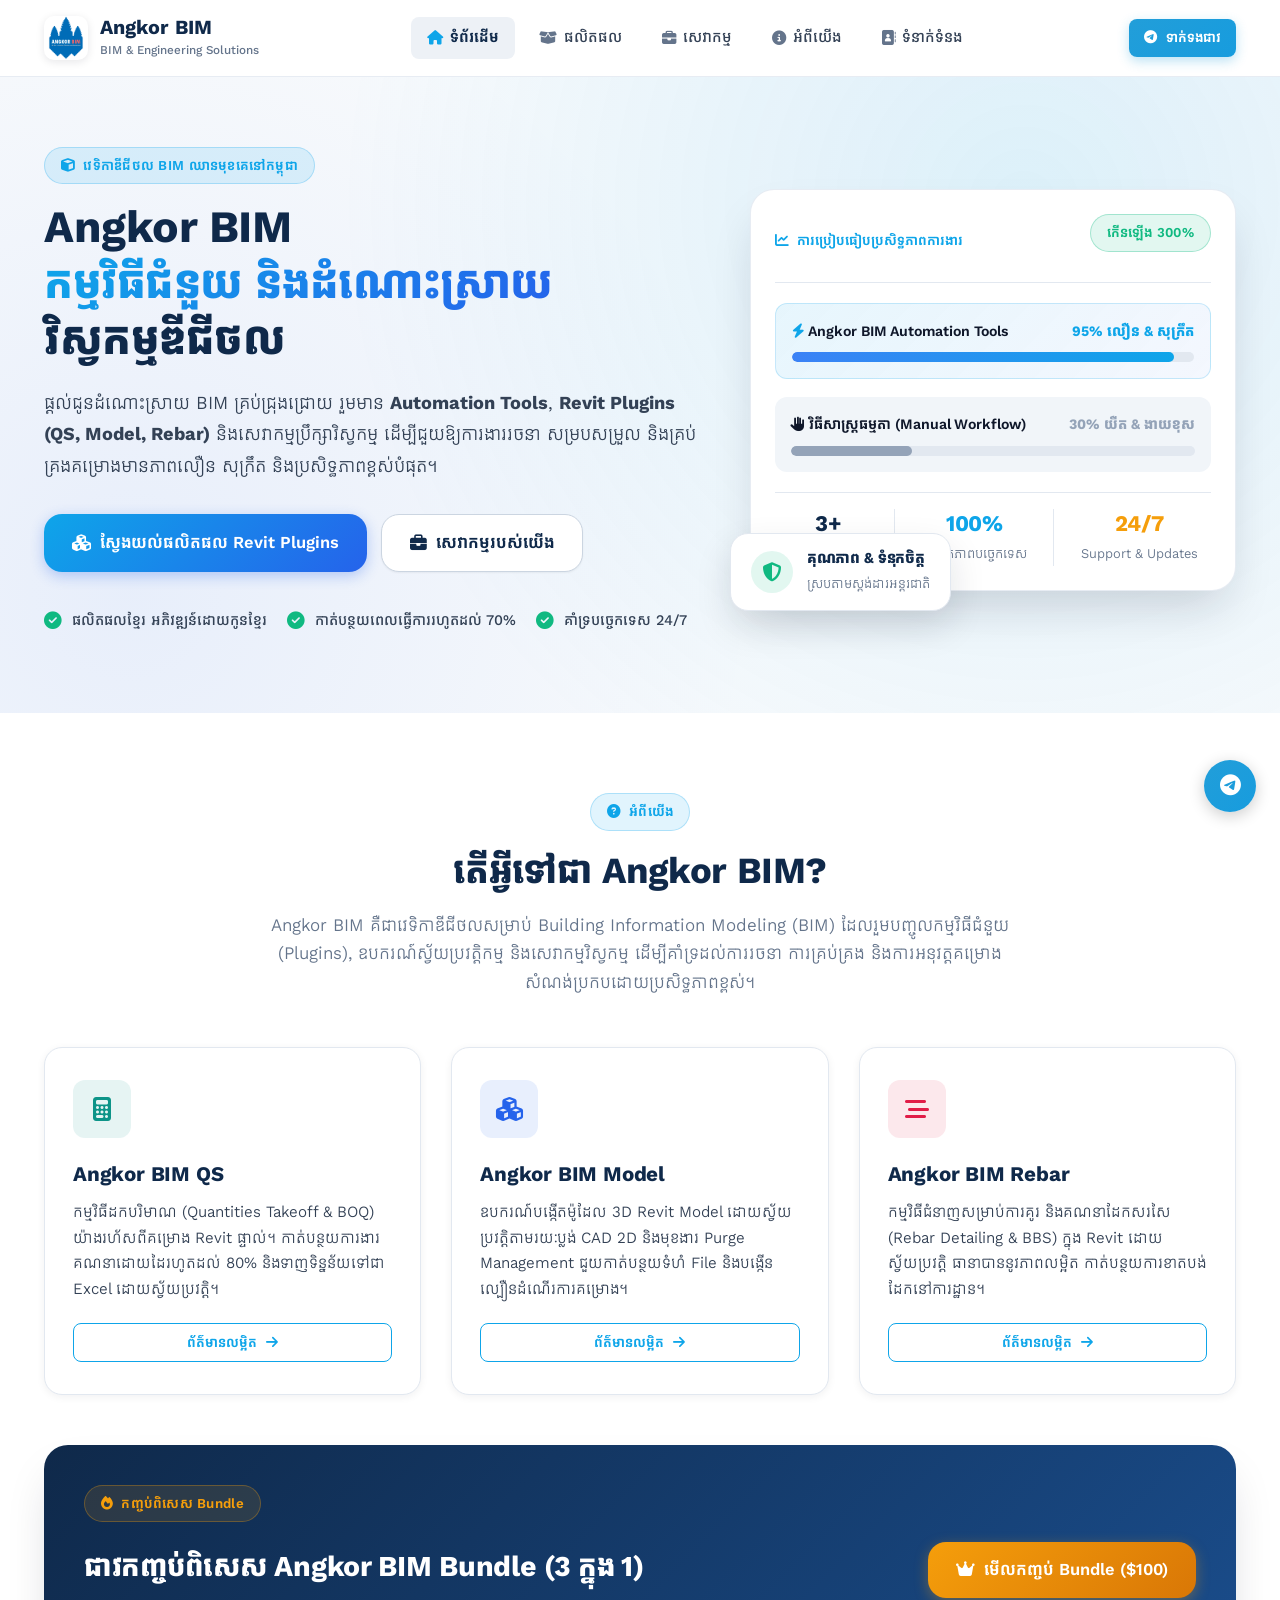
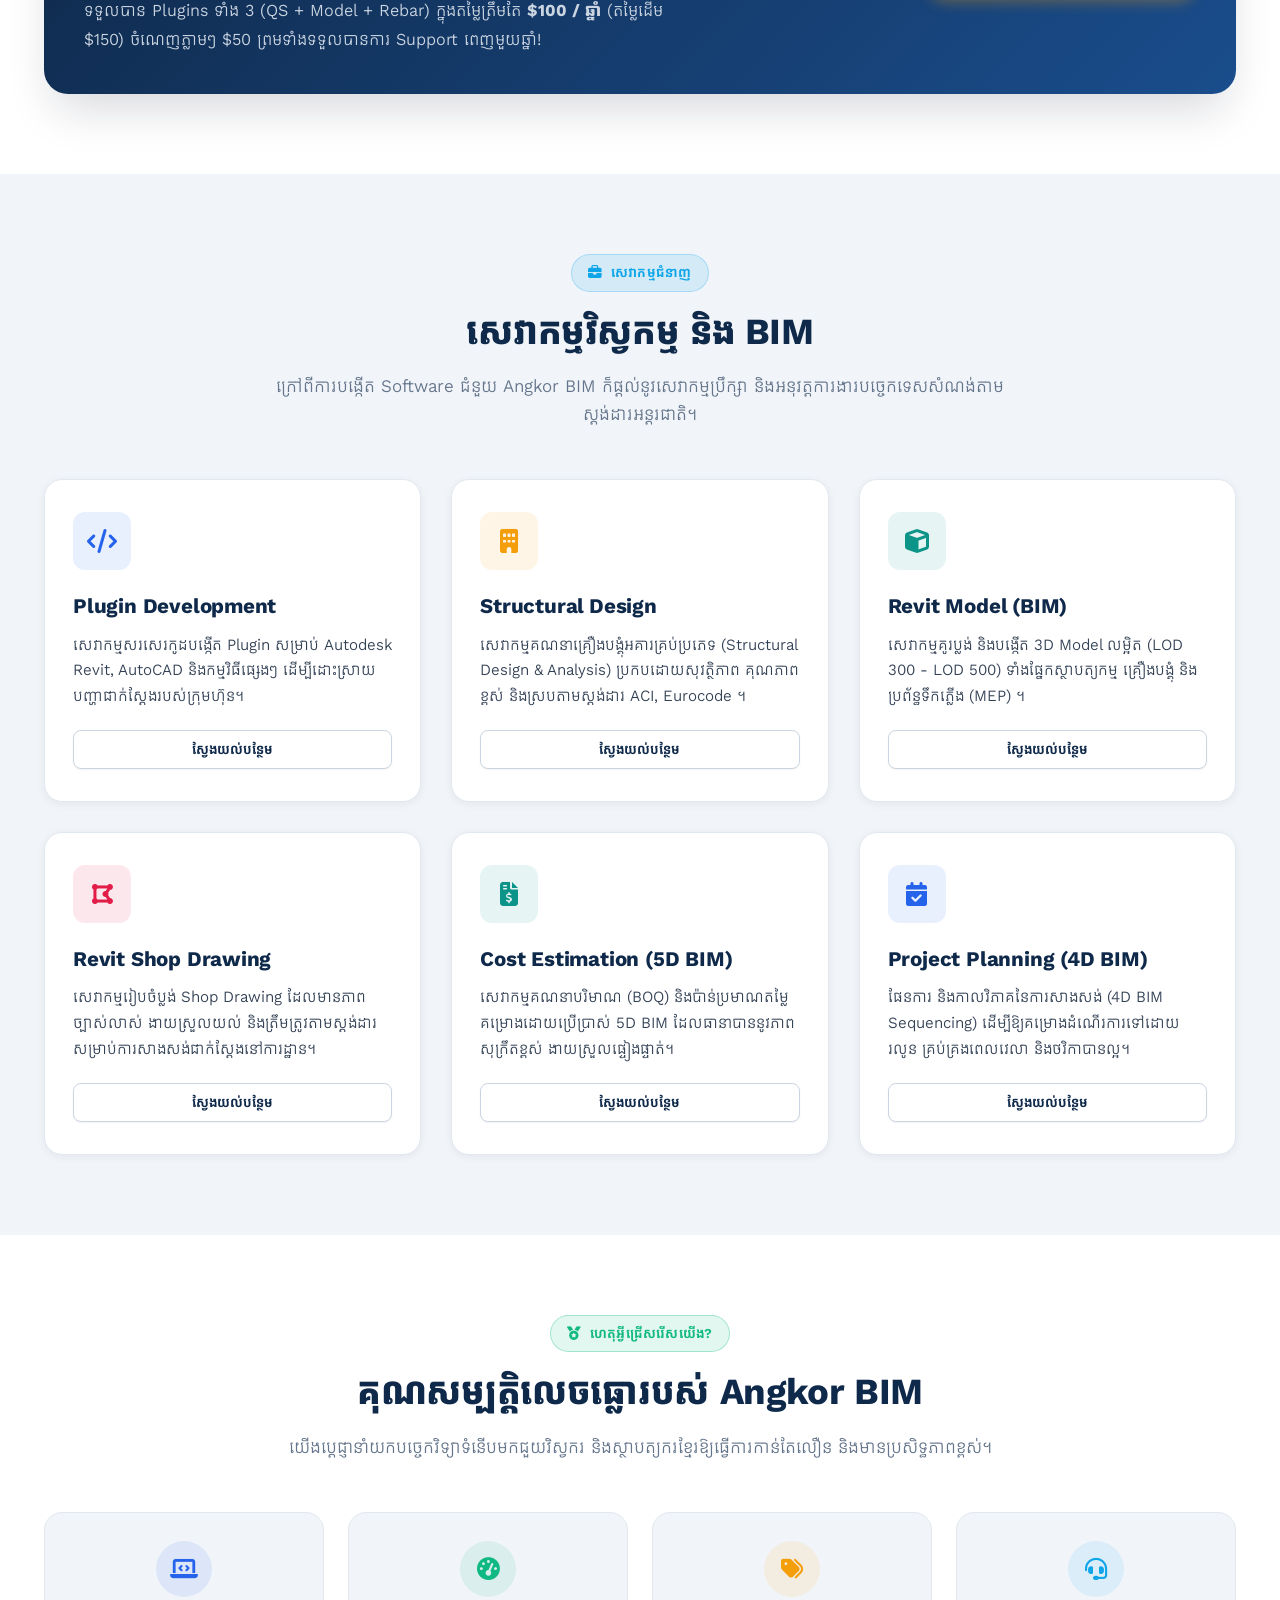
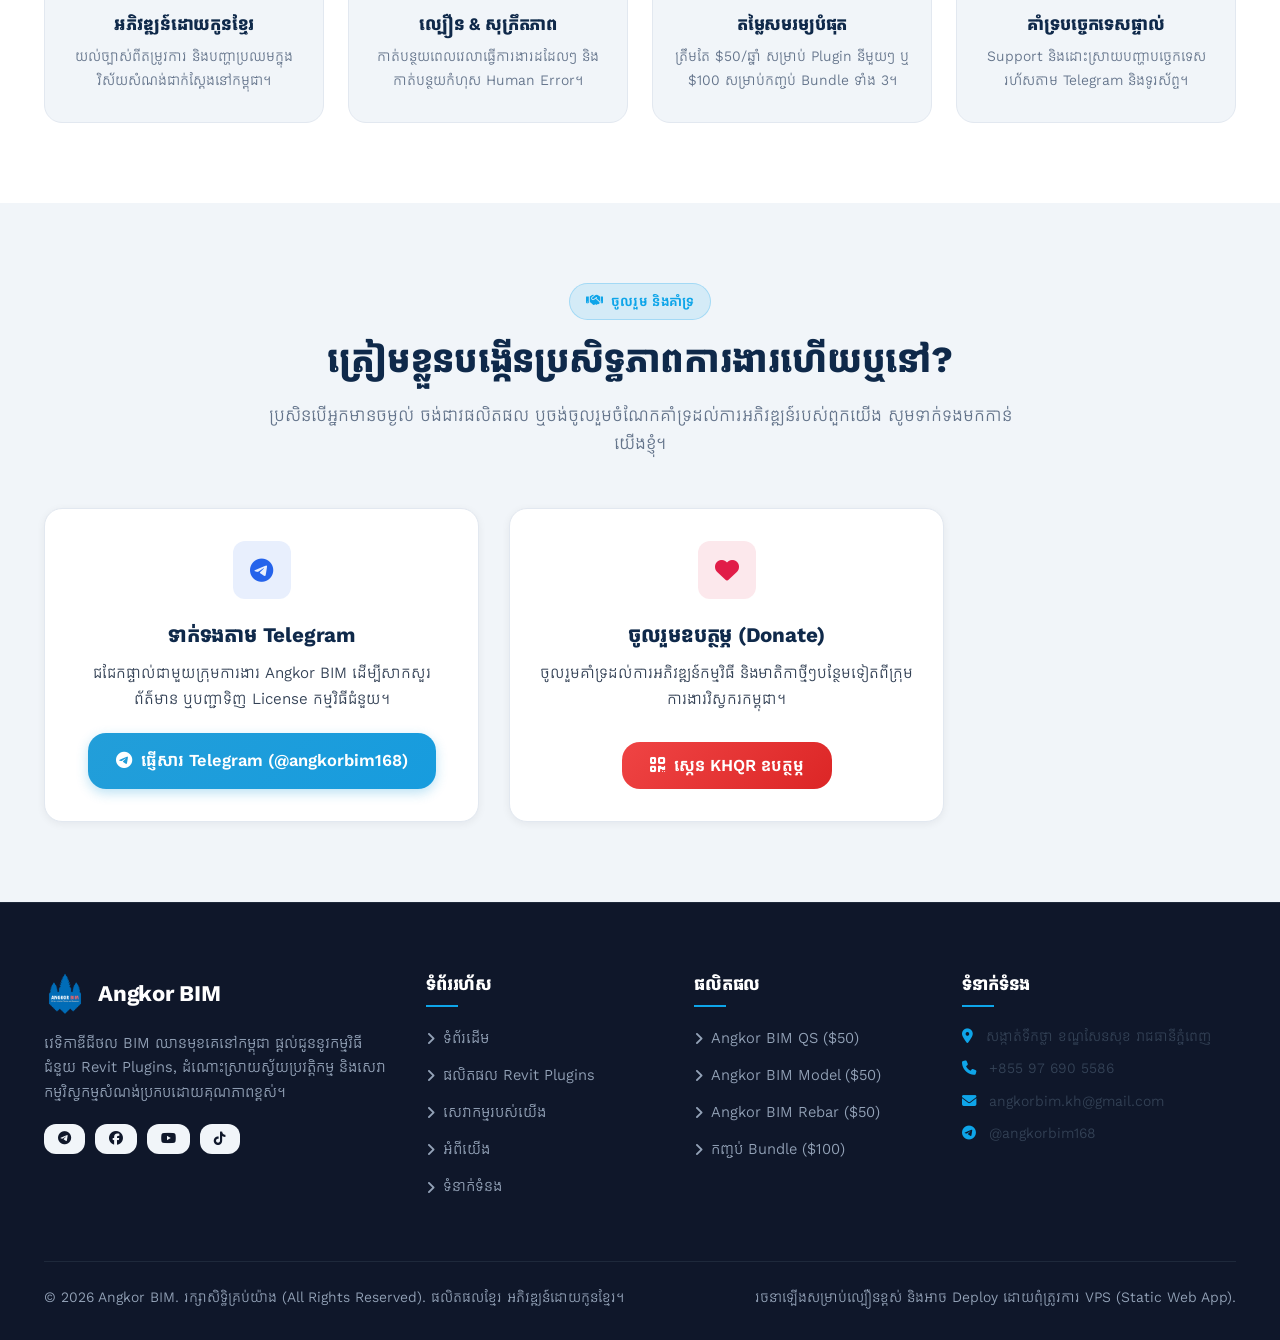
<file: index.html>
<!DOCTYPE html>
<html lang="km">

<head>
    <meta charset="UTF-8">
    <meta name="viewport" content="width=device-width, initial-scale=1.0">
    <title>Angkor BIM - កម្មវិធីជំនួយ Revit Plugins និងដំណោះស្រាយវិស្វកម្មឌីជីថល</title>
    <meta name="description" content="Angkor BIM ផ្តល់ជូនដំណោះស្រាយ BIM គ្រប់ជ្រុងជ្រោយ រួមមាន Automation Tools, Revit Plugins (QS, Model, Rebar) និងសេវាកម្មប្រឹក្សាវិស្វកម្មសំណង់នៅកម្ពុជា។">
    <meta name="keywords" content="Angkor BIM, Revit Plugins, BIM Cambodia, Revit QS, Revit Rebar, Revit Model, វិស្វកម្មសំណង់, គូរប្លង់ BIM">

    <!-- Open Graph / Facebook -->
    <meta property="og:type" content="website">
    <meta property="og:title" content="Angkor BIM - កម្មវិធីជំនួយ Revit Plugins និងដំណោះស្រាយវិស្វកម្មឌីជីថល">
    <meta property="og:description" content="ផ្តល់ជូនដំណោះស្រាយ BIM គ្រប់ជ្រុងជ្រោយ Revit Plugins, Automation Tools និងសេវាកម្មវិស្វកម្មសំណង់។">
    <meta property="og:image" content="assets/images/logo.png">

    <link rel="icon" type="image/png" href="assets/images/logo.png">

    <!-- Fonts: Kantumruy Pro (Khmer) & Inter (Latin) -->
    <link rel="preconnect" href="https://fonts.googleapis.com">
    <link rel="preconnect" href="https://fonts.gstatic.com" crossorigin>
    <link href="https://fonts.googleapis.com/css2?family=Inter:wght@400;500;600;700;800&family=Kantumruy+Pro:wght@300;400;500;600;700&display=swap" rel="stylesheet">

    <!-- FontAwesome 6 -->
    <link rel="stylesheet" href="https://cdnjs.cloudflare.com/ajax/libs/font-awesome/6.5.1/css/all.min.css">

    <!-- Main Stylesheet -->
    <link rel="stylesheet" href="assets/css/style.css">
</head>

<body>

    <!-- Header & Navigation -->
    <header class="site-header">
        <div class="container">
            <nav class="navbar">
                <a href="index.html" class="nav-brand">
                    <img src="assets/images/logo.png" alt="Angkor BIM Logo" class="brand-logo">
                    <div class="brand-info">
                        <span class="brand-title">Angkor BIM</span>
                        <span class="brand-tagline">BIM & Engineering Solutions</span>
                    </div>
                </a>

                <ul class="nav-menu">
                    <li><a href="index.html" class="nav-link active"><i class="fa-solid fa-house"></i> ទំព័រដើម</a></li>
                    <li><a href="products.html" class="nav-link"><i class="fa-solid fa-box-open"></i> ផលិតផល</a></li>
                    <li><a href="services.html" class="nav-link"><i class="fa-solid fa-briefcase"></i> សេវាកម្ម</a></li>
                    <li><a href="about.html" class="nav-link"><i class="fa-solid fa-circle-info"></i> អំពីយើង</a></li>
                    <li><a href="contact.html" class="nav-link"><i class="fa-solid fa-address-book"></i> ទំនាក់ទំនង</a></li>
                </ul>

                <div class="nav-actions">
                    <a href="https://t.me/angkorbim168" target="_blank" class="btn btn-telegram btn-sm">
                        <i class="fa-brands fa-telegram"></i> <span>ទាក់ទងជាវ</span>
                    </a>
                    <button class="mobile-toggle" aria-label="បើកម៉ឺនុយ">
                        <i class="fa-solid fa-bars"></i>
                    </button>
                </div>
            </nav>
        </div>
    </header>

    <!-- Main Content -->
    <main>

        <!-- Hero Section -->
        <section class="hero-wrapper">
            <div class="container">
                <div class="hero-grid">
                    <div class="hero-content">
                        <div class="badge badge-primary">
                            <i class="fa-solid fa-cube"></i> វេទិកាឌីជីថល BIM ឈានមុខគេនៅកម្ពុជា
                        </div>
                        <h1>Angkor BIM <br><span class="gradient-text">កម្មវិធីជំនួយ និងដំណោះស្រាយ</span> វិស្វកម្មឌីជីថល</h1>
                        <p class="hero-desc">
                            ផ្តល់ជូនដំណោះស្រាយ BIM គ្រប់ជ្រុងជ្រោយ រួមមាន <strong>Automation Tools</strong>, <strong>Revit Plugins (QS, Model, Rebar)</strong> និងសេវាកម្មប្រឹក្សាវិស្វកម្ម ដើម្បីជួយឱ្យការងាររចនា សម្របសម្រួល និងគ្រប់គ្រងគម្រោងមានភាពលឿន សុក្រឹត និងប្រសិទ្ធភាពខ្ពស់បំផុត។
                        </p>
                        <div class="hero-cta-group">
                            <a href="products.html" class="btn btn-primary btn-lg">
                                <i class="fa-solid fa-cubes"></i> ស្វែងយល់ផលិតផល Revit Plugins
                            </a>
                            <a href="services.html" class="btn btn-secondary btn-lg">
                                <i class="fa-solid fa-briefcase"></i> សេវាកម្មរបស់យើង
                            </a>
                        </div>
                        <div class="hero-features-list">
                            <div class="hero-feature-item">
                                <i class="fa-solid fa-circle-check"></i> ផលិតផលខ្មែរ អភិវឌ្ឍន៍ដោយកូនខ្មែរ
                            </div>
                            <div class="hero-feature-item">
                                <i class="fa-solid fa-circle-check"></i> កាត់បន្ថយពេលធ្វើការរហូតដល់ 70%
                            </div>
                            <div class="hero-feature-item">
                                <i class="fa-solid fa-circle-check"></i> គាំទ្របច្ចេកទេស 24/7
                            </div>
                        </div>
                    </div>

                    <div class="hero-visual">
                        <div class="hero-card-stack">
                            <div class="hero-card-header">
                                <div class="hero-card-badge">
                                    <i class="fa-solid fa-chart-line"></i> ការប្រៀបធៀបប្រសិទ្ធភាពការងារ
                                </div>
                                <span class="badge badge-emerald">កើនឡើង 300%</span>
                            </div>

                            <div class="comparison-box highlight">
                                <div class="comparison-label">
                                    <span><i class="fa-solid fa-bolt" style="color: var(--accent);"></i> Angkor BIM Automation Tools</span>
                                    <strong style="color: var(--accent);">95% លឿន & សុក្រឹត</strong>
                                </div>
                                <div class="progress-track">
                                    <div class="progress-bar-fill high"></div>
                                </div>
                            </div>

                            <div class="comparison-box">
                                <div class="comparison-label">
                                    <span><i class="fa-solid fa-hand"></i> វិធីសាស្ត្រធម្មតា (Manual Workflow)</span>
                                    <strong style="color: #94a3b8;">30% យឺត & ងាយខុស</strong>
                                </div>
                                <div class="progress-track">
                                    <div class="progress-bar-fill low"></div>
                                </div>
                            </div>

                            <div style="margin-top: 20px; padding-top: 16px; border-top: 1px solid var(--border-subtle); display: flex; justify-content: space-around; text-align: center;">
                                <div>
                                    <h4 style="font-size: 1.4rem; color: var(--primary);">3+</h4>
                                    <small style="color: var(--text-muted);">Revit Plugins</small>
                                </div>
                                <div style="border-left: 1px solid var(--border-subtle);"></div>
                                <div>
                                    <h4 style="font-size: 1.4rem; color: var(--accent);">100%</h4>
                                    <small style="color: var(--text-muted);">សុក្រឹតភាពបច្ចេកទេស</small>
                                </div>
                                <div style="border-left: 1px solid var(--border-subtle);"></div>
                                <div>
                                    <h4 style="font-size: 1.4rem; color: var(--gold);">24/7</h4>
                                    <small style="color: var(--text-muted);">Support & Updates</small>
                                </div>
                            </div>
                        </div>

                        <div class="hero-floating-stat">
                            <i class="fa-solid fa-shield-halved"></i>
                            <div>
                                <h5 style="margin: 0; font-size: 0.95rem; color: var(--primary);">គុណភាព & ទំនុកចិត្ត</h5>
                                <small style="color: var(--text-muted);">ស្របតាមស្តង់ដារអន្តរជាតិ</small>
                            </div>
                        </div>
                    </div>
                </div>
            </div>
        </section>

        <!-- About Intro Section -->
        <section class="section bg-white">
            <div class="container">
                <div class="section-header">
                    <span class="badge badge-primary"><i class="fa-solid fa-circle-question"></i> អំពីយើង</span>
                    <h2 class="section-title">តើអ្វីទៅជា Angkor BIM?</h2>
                    <p class="section-subtitle">
                        Angkor BIM គឺជាវេទិកាឌីជីថលសម្រាប់ Building Information Modeling (BIM) ដែលរួមបញ្ចូលកម្មវិធីជំនួយ (Plugins), ឧបករណ៍ស្វ័យប្រវត្តិកម្ម និងសេវាកម្មវិស្វកម្ម ដើម្បីគាំទ្រដល់ការរចនា ការគ្រប់គ្រង និងការអនុវត្តគម្រោងសំណង់ប្រកបដោយប្រសិទ្ធភាពខ្ពស់។
                    </p>
                </div>

                <div class="grid-3">
                    <div class="card">
                        <div class="card-icon teal">
                            <i class="fa-solid fa-calculator"></i>
                        </div>
                        <h3 class="card-title">Angkor BIM QS</h3>
                        <p class="card-desc">
                            កម្មវិធីដកបរិមាណ (Quantities Takeoff & BOQ) យ៉ាងរហ័សពីគម្រោង Revit ផ្ទាល់។ កាត់បន្ថយការងារគណនាដោយដៃរហូតដល់ 80% និងទាញទិន្នន័យទៅជា Excel ដោយស្វ័យប្រវត្តិ។
                        </p>
                        <a href="products.html#qs" class="btn btn-outline btn-sm">
                            ព័ត៌មានលម្អិត <i class="fa-solid fa-arrow-right"></i>
                        </a>
                    </div>

                    <div class="card">
                        <div class="card-icon blue">
                            <i class="fa-solid fa-cubes"></i>
                        </div>
                        <h3 class="card-title">Angkor BIM Model</h3>
                        <p class="card-desc">
                            ឧបករណ៍បង្កើតម៉ូដែល 3D Revit Model ដោយស្វ័យប្រវត្តិតាមរយៈប្លង់ CAD 2D និងមុខងារ Purge Management ជួយកាត់បន្ថយទំហំ File និងបង្កើនល្បឿនដំណើរការគម្រោង។
                        </p>
                        <a href="products.html#model" class="btn btn-outline btn-sm">
                            ព័ត៌មានលម្អិត <i class="fa-solid fa-arrow-right"></i>
                        </a>
                    </div>

                    <div class="card">
                        <div class="card-icon rose">
                            <i class="fa-solid fa-bars-staggered"></i>
                        </div>
                        <h3 class="card-title">Angkor BIM Rebar</h3>
                        <p class="card-desc">
                            កម្មវិធីជំនាញសម្រាប់ការគូរ និងគណនាដែកសរសៃ (Rebar Detailing & BBS) ក្នុង Revit ដោយស្វ័យប្រវត្តិ ធានាបាននូវភាពលម្អិត កាត់បន្ថយការខាតបង់ដែកនៅការដ្ឋាន។
                        </p>
                        <a href="products.html#rebar" class="btn btn-outline btn-sm">
                            ព័ត៌មានលម្អិត <i class="fa-solid fa-arrow-right"></i>
                        </a>
                    </div>
                </div>

                <!-- Special Bundle Banner -->
                <div style="margin-top: 50px; background: linear-gradient(135deg, #0f294a, #1a4d8c); border-radius: var(--radius-xl); padding: 40px; color: #ffffff; display: flex; align-items: center; justify-content: space-between; flex-wrap: wrap; gap: 24px; box-shadow: var(--shadow-xl);">
                    <div style="max-width: 600px;">
                        <span class="badge badge-gold"><i class="fa-solid fa-fire"></i> កញ្ចប់ពិសេស Bundle</span>
                        <h3 style="color: #ffffff; font-size: 1.8rem; margin: 10px 0;">ជាវកញ្ចប់ពិសេស Angkor BIM Bundle (3 ក្នុង 1)</h3>
                        <p style="color: #cbd5e1; font-size: 1.05rem; margin: 0;">
                            ទទួលបាន Plugins ទាំង 3 (QS + Model + Rebar) ក្នុងតម្លៃត្រឹមតែ <strong>$100 / ឆ្នាំ</strong> (តម្លៃដើម $150) ចំណេញភ្លាមៗ $50 ព្រមទាំងទទួលបានការ Support ពេញមួយឆ្នាំ!
                        </p>
                    </div>
                    <div style="display: flex; align-items: center; gap: 16px;">
                        <a href="products.html#bundle" class="btn btn-gold btn-lg">
                            <i class="fa-solid fa-crown"></i> មើលកញ្ចប់ Bundle ($100)
                        </a>
                    </div>
                </div>
            </div>
        </section>

        <!-- Services Overview Section -->
        <section class="section bg-muted">
            <div class="container">
                <div class="section-header">
                    <span class="badge badge-primary"><i class="fa-solid fa-briefcase"></i> សេវាកម្មជំនាញ</span>
                    <h2 class="section-title">សេវាកម្មវិស្វកម្ម និង BIM</h2>
                    <p class="section-subtitle">
                        ក្រៅពីការបង្កើត Software ជំនួយ Angkor BIM ក៏ផ្តល់នូវសេវាកម្មប្រឹក្សា និងអនុវត្តការងារបច្ចេកទេសសំណង់តាមស្តង់ដារអន្តរជាតិ។
                    </p>
                </div>

                <div class="grid-3">
                    <div class="card">
                        <div class="card-icon blue"><i class="fa-solid fa-code"></i></div>
                        <h3 class="card-title">Plugin Development</h3>
                        <p class="card-desc">
                            សេវាកម្មសរសេរកូដបង្កើត Plugin សម្រាប់ Autodesk Revit, AutoCAD និងកម្មវិធីផ្សេងៗ ដើម្បីដោះស្រាយបញ្ហាជាក់ស្តែងរបស់ក្រុមហ៊ុន។
                        </p>
                        <a href="services.html" class="btn btn-secondary btn-sm">ស្វែងយល់បន្ថែម</a>
                    </div>

                    <div class="card">
                        <div class="card-icon amber"><i class="fa-solid fa-building"></i></div>
                        <h3 class="card-title">Structural Design</h3>
                        <p class="card-desc">
                            សេវាកម្មគណនាគ្រឿងបង្គុំអគារគ្រប់ប្រភេទ (Structural Design & Analysis) ប្រកបដោយសុវត្ថិភាព គុណភាពខ្ពស់ និងស្របតាមស្តង់ដារ ACI, Eurocode ។
                        </p>
                        <a href="services.html" class="btn btn-secondary btn-sm">ស្វែងយល់បន្ថែម</a>
                    </div>

                    <div class="card">
                        <div class="card-icon teal"><i class="fa-solid fa-cube"></i></div>
                        <h3 class="card-title">Revit Model (BIM)</h3>
                        <p class="card-desc">
                            សេវាកម្មគូរប្លង់ និងបង្កើត 3D Model លម្អិត (LOD 300 - LOD 500) ទាំងផ្នែកស្ថាបត្យកម្ម គ្រឿងបង្គុំ និងប្រព័ន្ធទឹកភ្លើង (MEP) ។
                        </p>
                        <a href="services.html" class="btn btn-secondary btn-sm">ស្វែងយល់បន្ថែម</a>
                    </div>

                    <div class="card">
                        <div class="card-icon rose"><i class="fa-solid fa-draw-polygon"></i></div>
                        <h3 class="card-title">Revit Shop Drawing</h3>
                        <p class="card-desc">
                            សេវាកម្មរៀបចំប្លង់ Shop Drawing ដែលមានភាពច្បាស់លាស់ ងាយស្រួលយល់ និងត្រឹមត្រូវតាមស្តង់ដារសម្រាប់ការសាងសង់ជាក់ស្តែងនៅការដ្ឋាន។
                        </p>
                        <a href="services.html" class="btn btn-secondary btn-sm">ស្វែងយល់បន្ថែម</a>
                    </div>

                    <div class="card">
                        <div class="card-icon teal"><i class="fa-solid fa-file-invoice-dollar"></i></div>
                        <h3 class="card-title">Cost Estimation (5D BIM)</h3>
                        <p class="card-desc">
                            សេវាកម្មគណនាបរិមាណ (BOQ) និងប៉ាន់ប្រមាណតម្លៃគម្រោងដោយប្រើប្រាស់ 5D BIM ដែលធានាបាននូវភាពសុក្រឹតខ្ពស់ ងាយស្រួលផ្ទៀងផ្ទាត់។
                        </p>
                        <a href="services.html" class="btn btn-secondary btn-sm">ស្វែងយល់បន្ថែម</a>
                    </div>

                    <div class="card">
                        <div class="card-icon blue"><i class="fa-solid fa-calendar-check"></i></div>
                        <h3 class="card-title">Project Planning (4D BIM)</h3>
                        <p class="card-desc">
                            ផែនការ និងកាលវិភាគនៃការសាងសង់ (4D BIM Sequencing) ដើម្បីឱ្យគម្រោងដំណើរការទៅដោយរលូន គ្រប់គ្រងពេលវេលា និងថវិកាបានល្អ។
                        </p>
                        <a href="services.html" class="btn btn-secondary btn-sm">ស្វែងយល់បន្ថែម</a>
                    </div>
                </div>
            </div>
        </section>

        <!-- Why Choose Us Section -->
        <section class="section bg-white">
            <div class="container">
                <div class="section-header">
                    <span class="badge badge-emerald"><i class="fa-solid fa-medal"></i> ហេតុអ្វីជ្រើសរើសយើង?</span>
                    <h2 class="section-title">គុណសម្បត្តិលេចធ្លោរបស់ Angkor BIM</h2>
                    <p class="section-subtitle">
                        យើងប្តេជ្ញានាំយកបច្ចេកវិទ្យាទំនើបមកជួយវិស្វករ និងស្ថាបត្យករខ្មែរឱ្យធ្វើការកាន់តែលឿន និងមានប្រសិទ្ធភាពខ្ពស់។
                    </p>
                </div>

                <div class="grid-4">
                    <div style="background: var(--bg-muted); padding: 28px 22px; border-radius: var(--radius-lg); text-align: center; border: 1px solid var(--border-subtle);">
                        <div style="width: 56px; height: 56px; border-radius: 50%; background: rgba(37, 99, 235, 0.1); color: var(--secondary); display: flex; align-items: center; justify-content: center; margin: 0 auto 16px auto; font-size: 1.4rem;">
                            <i class="fa-solid fa-laptop-code"></i>
                        </div>
                        <h4 style="font-size: 1.1rem; margin-bottom: 8px;">អភិវឌ្ឍន៍ដោយកូនខ្មែរ</h4>
                        <p style="font-size: 0.9rem; color: var(--text-muted); margin: 0;">យល់ច្បាស់ពីតម្រូវការ និងបញ្ហាប្រឈមក្នុងវិស័យសំណង់ជាក់ស្តែងនៅកម្ពុជា។</p>
                    </div>

                    <div style="background: var(--bg-muted); padding: 28px 22px; border-radius: var(--radius-lg); text-align: center; border: 1px solid var(--border-subtle);">
                        <div style="width: 56px; height: 56px; border-radius: 50%; background: rgba(16, 185, 129, 0.1); color: var(--emerald); display: flex; align-items: center; justify-content: center; margin: 0 auto 16px auto; font-size: 1.4rem;">
                            <i class="fa-solid fa-gauge-high"></i>
                        </div>
                        <h4 style="font-size: 1.1rem; margin-bottom: 8px;">ល្បឿន & សុក្រឹតភាព</h4>
                        <p style="font-size: 0.9rem; color: var(--text-muted); margin: 0;">កាត់បន្ថយពេលវេលាធ្វើការងារដដែលៗ និងកាត់បន្ថយកំហុស Human Error។</p>
                    </div>

                    <div style="background: var(--bg-muted); padding: 28px 22px; border-radius: var(--radius-lg); text-align: center; border: 1px solid var(--border-subtle);">
                        <div style="width: 56px; height: 56px; border-radius: 50%; background: rgba(245, 158, 11, 0.1); color: var(--gold); display: flex; align-items: center; justify-content: center; margin: 0 auto 16px auto; font-size: 1.4rem;">
                            <i class="fa-solid fa-tags"></i>
                        </div>
                        <h4 style="font-size: 1.1rem; margin-bottom: 8px;">តម្លៃសមរម្យបំផុត</h4>
                        <p style="font-size: 0.9rem; color: var(--text-muted); margin: 0;">ត្រឹមតែ $50/ឆ្នាំ សម្រាប់ Plugin នីមួយៗ ឬ $100 សម្រាប់កញ្ចប់ Bundle ទាំង 3។</p>
                    </div>

                    <div style="background: var(--bg-muted); padding: 28px 22px; border-radius: var(--radius-lg); text-align: center; border: 1px solid var(--border-subtle);">
                        <div style="width: 56px; height: 56px; border-radius: 50%; background: rgba(14, 165, 233, 0.1); color: var(--accent); display: flex; align-items: center; justify-content: center; margin: 0 auto 16px auto; font-size: 1.4rem;">
                            <i class="fa-solid fa-headset"></i>
                        </div>
                        <h4 style="font-size: 1.1rem; margin-bottom: 8px;">គាំទ្របច្ចេកទេសផ្ទាល់</h4>
                        <p style="font-size: 0.9rem; color: var(--text-muted); margin: 0;">Support និងដោះស្រាយបញ្ហាបច្ចេកទេសរហ័សតាម Telegram និងទូរស័ព្ទ។</p>
                    </div>
                </div>
            </div>
        </section>

        <!-- CTA & Support / Donate Section -->
        <section class="section bg-muted">
            <div class="container">
                <div class="section-header">
                    <span class="badge badge-primary"><i class="fa-solid fa-handshake"></i> ចូលរួម និងគាំទ្រ</span>
                    <h2 class="section-title">ត្រៀមខ្លួនបង្កើនប្រសិទ្ធភាពការងារហើយឬនៅ?</h2>
                    <p class="section-subtitle">
                        ប្រសិនបើអ្នកមានចម្ងល់ ចង់ជាវផលិតផល ឬចង់ចូលរួមចំណែកគាំទ្រដល់ការអភិវឌ្ឍន៍របស់ពួកយើង សូមទាក់ទងមកកាន់យើងខ្ញុំ។
                    </p>
                </div>

                <div class="grid-2 container-narrow">
                    <div class="card" style="text-align: center; align-items: center;">
                        <div class="card-icon blue"><i class="fa-brands fa-telegram"></i></div>
                        <h3 class="card-title">ទាក់ទងតាម Telegram</h3>
                        <p class="card-desc">ជជែកផ្ទាល់ជាមួយក្រុមការងារ Angkor BIM ដើម្បីសាកសួរព័ត៌មាន ឬបញ្ជាទិញ License កម្មវិធីជំនួយ។</p>
                        <a href="https://t.me/angkorbim168" target="_blank" class="btn btn-telegram btn-lg">
                            <i class="fa-brands fa-telegram"></i> ផ្ញើសារ Telegram (@angkorbim168)
                        </a>
                    </div>

                    <div class="card" style="text-align: center; align-items: center;">
                        <div class="card-icon rose"><i class="fa-solid fa-heart"></i></div>
                        <h3 class="card-title">ចូលរួមឧបត្ថម្ភ (Donate)</h3>
                        <p class="card-desc">ចូលរួមគាំទ្រដល់ការអភិវឌ្ឍន៍កម្មវិធី និងមាតិកាថ្មីៗបន្ថែមទៀតពីក្រុមការងារវិស្វករកម្ពុជា។</p>
                        <button class="btn btn-danger btn-lg" data-open-modal="donateModal">
                            <i class="fa-solid fa-qrcode"></i> ស្កេន KHQR ឧបត្ថម្ភ
                        </button>
                    </div>
                </div>
            </div>
        </section>

    </main>

    <!-- Site Footer -->
    <footer class="site-footer">
        <div class="container">
            <div class="footer-grid">
                <div class="footer-brand">
                    <div style="display: flex; align-items: center; gap: 12px; margin-bottom: 16px;">
                        <img src="assets/images/logo.png" alt="Angkor BIM Logo" style="width: 42px; height: 42px; border-radius: 8px;">
                        <h3 style="margin: 0;">Angkor BIM</h3>
                    </div>
                    <p>
                        វេទិកាឌីជីថល BIM ឈានមុខគេនៅកម្ពុជា ផ្តល់ជូននូវកម្មវិធីជំនួយ Revit Plugins, ដំណោះស្រាយស្វ័យប្រវត្តិកម្ម និងសេវាកម្មវិស្វកម្មសំណង់ប្រកបដោយគុណភាពខ្ពស់។
                    </p>
                    <div style="display: flex; gap: 10px; margin-top: 14px;">
                        <a href="https://t.me/angkorbim168" target="_blank" class="social-btn telegram" style="padding: 8px 14px; font-size: 0.85rem;"><i class="fa-brands fa-telegram"></i></a>
                        <a href="https://facebook.com/angkorbim168/" target="_blank" class="social-btn facebook" style="padding: 8px 14px; font-size: 0.85rem;"><i class="fa-brands fa-facebook"></i></a>
                        <a href="https://www.youtube.com/@Angkorbim168" target="_blank" class="social-btn youtube" style="padding: 8px 14px; font-size: 0.85rem;"><i class="fa-brands fa-youtube"></i></a>
                        <a href="https://www.tiktok.com/@angkorbim168" target="_blank" class="social-btn tiktok" style="padding: 8px 14px; font-size: 0.85rem;"><i class="fa-brands fa-tiktok"></i></a>
                    </div>
                </div>

                <div class="footer-col">
                    <h4>ទំព័ររហ័ស</h4>
                    <ul class="footer-links">
                        <li><a href="index.html"><i class="fa-solid fa-angle-right"></i> ទំព័រដើម</a></li>
                        <li><a href="products.html"><i class="fa-solid fa-angle-right"></i> ផលិតផល Revit Plugins</a></li>
                        <li><a href="services.html"><i class="fa-solid fa-angle-right"></i> សេវាកម្មរបស់យើង</a></li>
                        <li><a href="about.html"><i class="fa-solid fa-angle-right"></i> អំពីយើង</a></li>
                        <li><a href="contact.html"><i class="fa-solid fa-angle-right"></i> ទំនាក់ទំនង</a></li>
                    </ul>
                </div>

                <div class="footer-col">
                    <h4>ផលិតផល</h4>
                    <ul class="footer-links">
                        <li><a href="products.html#qs"><i class="fa-solid fa-angle-right"></i> Angkor BIM QS ($50)</a></li>
                        <li><a href="products.html#model"><i class="fa-solid fa-angle-right"></i> Angkor BIM Model ($50)</a></li>
                        <li><a href="products.html#rebar"><i class="fa-solid fa-angle-right"></i> Angkor BIM Rebar ($50)</a></li>
                        <li><a href="products.html#bundle"><i class="fa-solid fa-angle-right"></i> កញ្ចប់ Bundle ($100)</a></li>
                    </ul>
                </div>

                <div class="footer-col">
                    <h4>ទំនាក់ទំនង</h4>
                    <p style="margin-bottom: 8px; font-size: 0.9rem;"><i class="fa-solid fa-location-dot" style="color: var(--accent); margin-right: 8px;"></i> សង្កាត់ទឹកថ្លា ខណ្ឌសែនសុខ រាជធានីភ្នំពេញ</p>
                    <p style="margin-bottom: 8px; font-size: 0.9rem;"><i class="fa-solid fa-phone" style="color: var(--accent); margin-right: 8px;"></i> +855 97 690 5586</p>
                    <p style="margin-bottom: 8px; font-size: 0.9rem;"><i class="fa-solid fa-envelope" style="color: var(--accent); margin-right: 8px;"></i> angkorbim.kh@gmail.com</p>
                    <p style="margin-bottom: 8px; font-size: 0.9rem;"><i class="fa-brands fa-telegram" style="color: var(--accent); margin-right: 8px;"></i> @angkorbim168</p>
                </div>
            </div>

            <div class="footer-bottom">
                <div>
                    &copy; 2026 Angkor BIM. រក្សាសិទ្ធិគ្រប់យ៉ាង (All Rights Reserved). ផលិតផលខ្មែរ អភិវឌ្ឍន៍ដោយកូនខ្មែរ។
                </div>
                <div>
                    រចនាឡើងសម្រាប់ល្បឿនខ្ពស់ និងអាច Deploy ដោយពុំត្រូវការ VPS (Static Web App).
                </div>
            </div>
        </div>
    </footer>

    <!-- Floating Action Widgets -->
    <div class="floating-widgets">
        <a href="https://t.me/angkorbim168" target="_blank" class="floating-btn btn-float-telegram" title="ទាក់ទងតាម Telegram">
            <i class="fa-brands fa-telegram"></i>
        </a>
        <a href="#" class="floating-btn btn-float-top" title="ឡើងលើវិញ">
            <i class="fa-solid fa-arrow-up"></i>
        </a>
    </div>

    <!-- Donate Modal (KHQR) -->
    <div class="modal-overlay" id="donateModal">
        <div class="modal-box">
            <button class="modal-close-btn">&times;</button>
            <div style="width: 50px; height: 50px; border-radius: 50%; background: rgba(239, 68, 68, 0.1); color: #ef4444; display: flex; align-items: center; justify-content: center; margin: 0 auto 16px auto; font-size: 1.4rem;">
                <i class="fa-solid fa-heart"></i>
            </div>
            <h3 style="font-size: 1.3rem; margin-bottom: 8px; color: var(--primary);">ចូលរួមឧបត្ថម្ភ (Donate)</h3>
            <p style="font-size: 0.92rem; color: var(--text-secondary); margin-bottom: 20px;">
                សូមស្កេន KHQR ខាងក្រោមដើម្បីចូលរួមចំណែកគាំទ្រដល់ការអភិវឌ្ឍន៍ និងការបង្កើតមាតិកាថ្មីៗពីក្រុមការងារ Angkor BIM
            </p>
            <div style="background: #f8fafc; padding: 14px; border-radius: var(--radius-md); border: 1px solid var(--border-subtle); display: inline-block; margin-bottom: 16px;">
                <img src="assets/images/Khqr.jpg" alt="KHQR Code Angkor BIM" style="max-width: 240px; border-radius: 8px; box-shadow: var(--shadow-sm);">
            </div>
            <p style="font-size: 0.85rem; color: var(--text-muted);">
                អរគុណយ៉ាងជ្រាលជ្រៅសម្រាប់ការចូលរួមចំណែកលើកកម្ពស់វិស័យសំណង់ឌីជីថលនៅកម្ពុជា!
            </p>
        </div>
    </div>

    <!-- Scripts -->
    <script src="assets/js/main.js"></script>
</body>

</html>
</file>
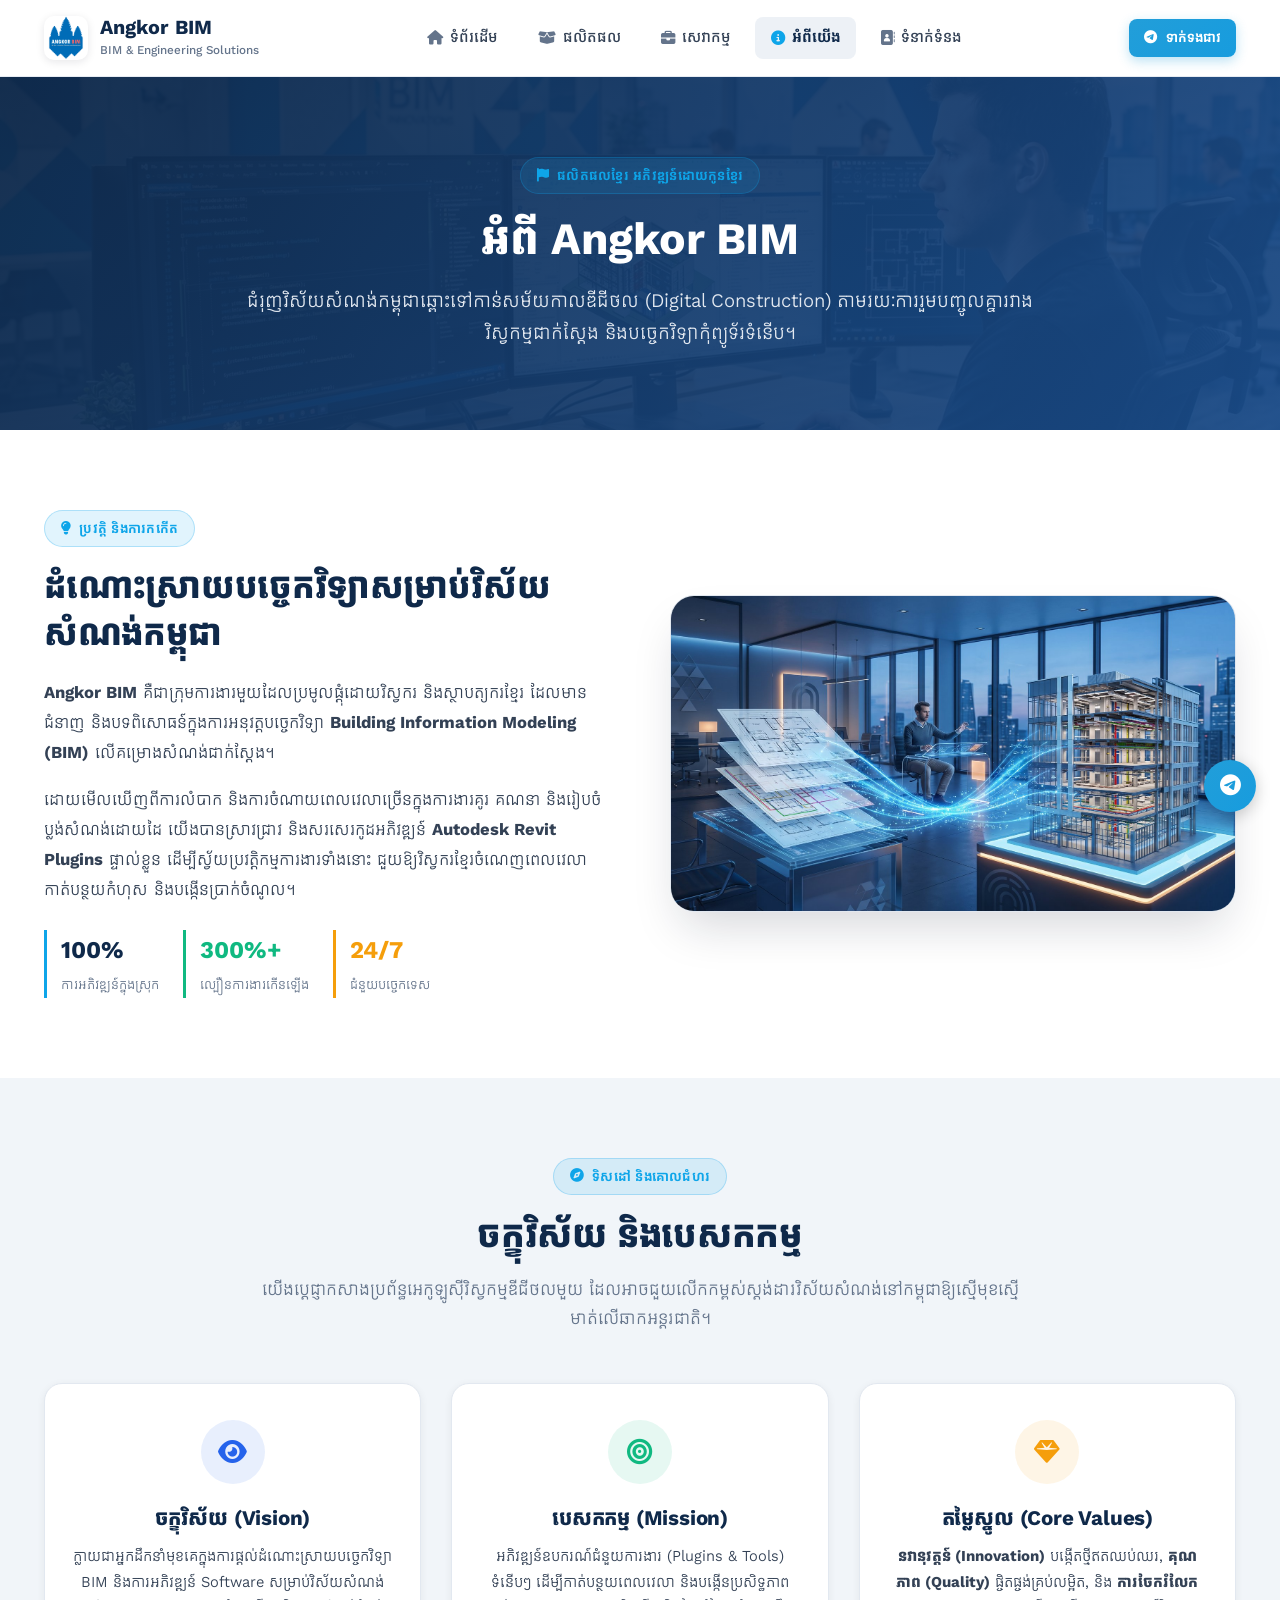
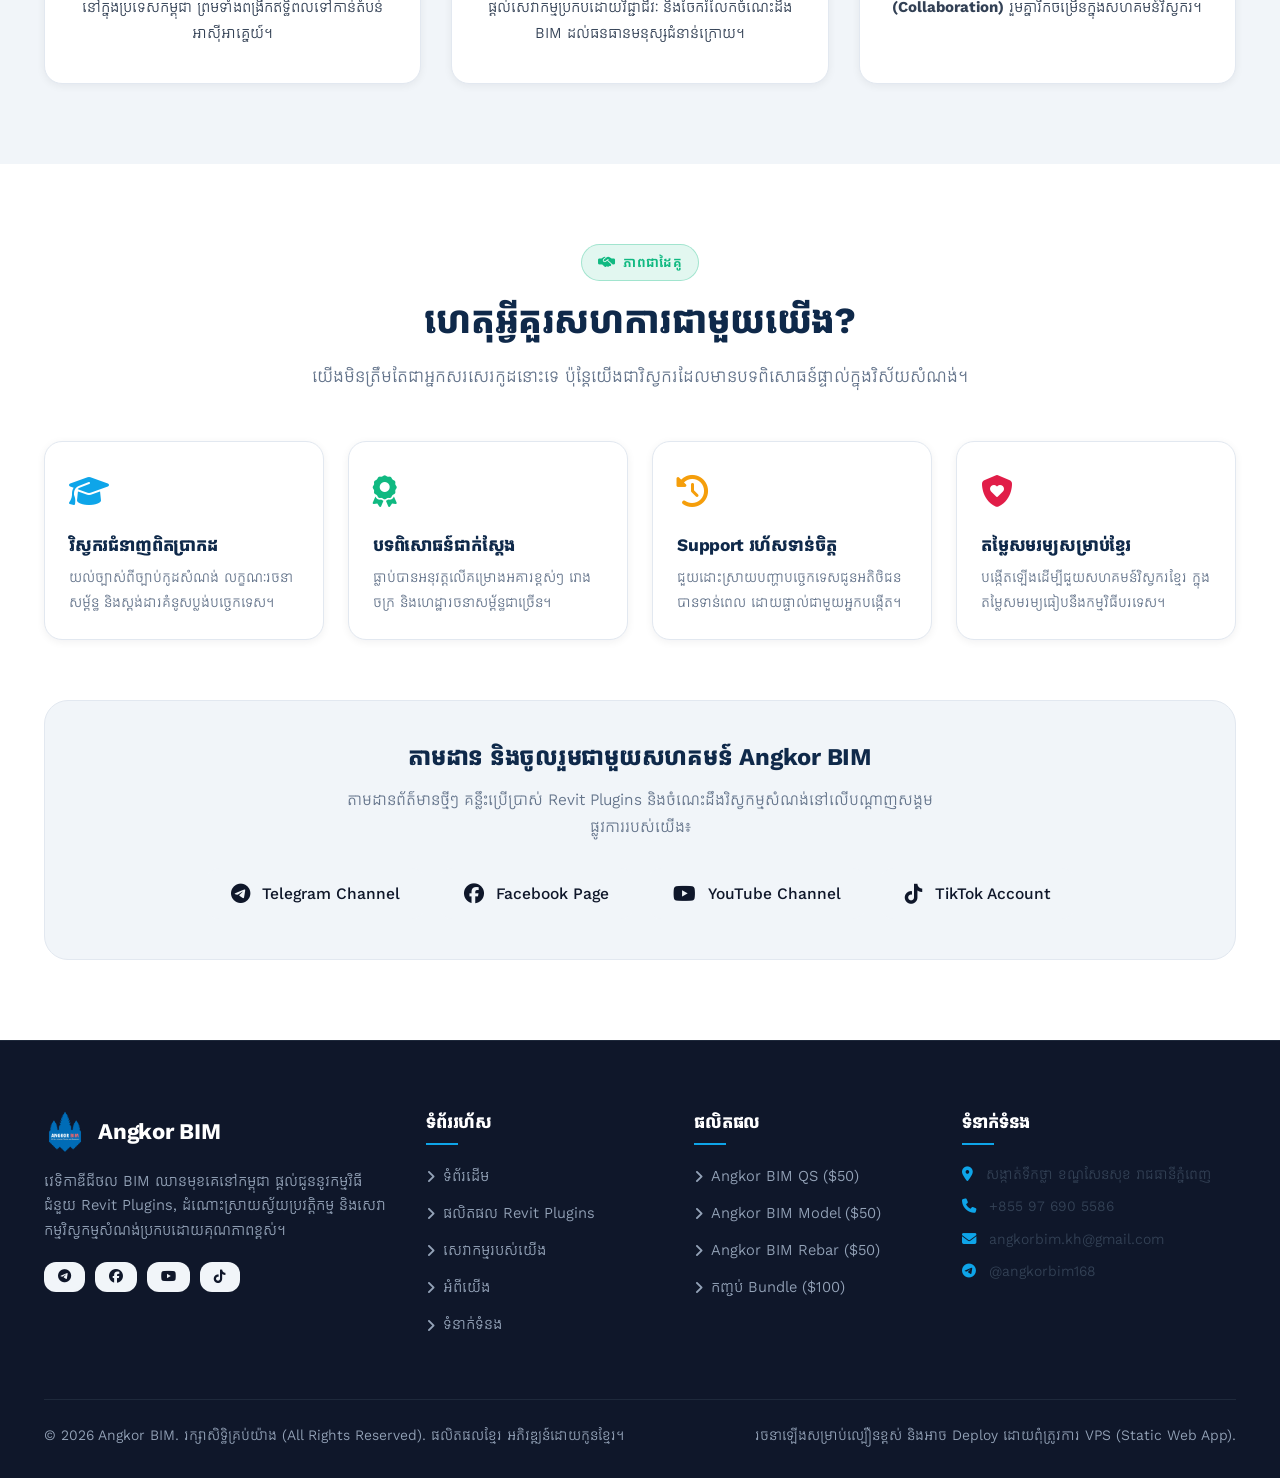
<file: about.html>
<!DOCTYPE html>
<html lang="km">

<head>
    <meta charset="UTF-8">
    <meta name="viewport" content="width=device-width, initial-scale=1.0">
    <title>អំពីយើង (About Us) - Angkor BIM</title>
    <meta name="description" content="Angkor BIM គឺជាក្រុមការងារវិស្វករ និងស្ថាបត្យករខ្មែរ ជំរុញវិស័យសំណង់កម្ពុជាឆ្ពោះទៅកាន់សម័យកាលឌីជីថល ផលិតផលខ្មែរ អភិវឌ្ឍន៍ដោយកូនខ្មែរ។">
    <meta name="keywords" content="About Angkor BIM, BIM Engineers Cambodia, Khmer Software Development, Vision and Mission BIM">

    <link rel="icon" type="image/png" href="assets/images/logo.png">

    <!-- Fonts: Kantumruy Pro & Inter -->
    <link rel="preconnect" href="https://fonts.googleapis.com">
    <link rel="preconnect" href="https://fonts.gstatic.com" crossorigin>
    <link href="https://fonts.googleapis.com/css2?family=Inter:wght@400;500;600;700;800&family=Kantumruy+Pro:wght@300;400;500;600;700&display=swap" rel="stylesheet">

    <!-- FontAwesome 6 -->
    <link rel="stylesheet" href="https://cdnjs.cloudflare.com/ajax/libs/font-awesome/6.5.1/css/all.min.css">

    <!-- Main Stylesheet -->
    <link rel="stylesheet" href="assets/css/style.css">
</head>

<body>

    <!-- Header & Navigation -->
    <header class="site-header">
        <div class="container">
            <nav class="navbar">
                <a href="index.html" class="nav-brand">
                    <img src="assets/images/logo.png" alt="Angkor BIM Logo" class="brand-logo">
                    <div class="brand-info">
                        <span class="brand-title">Angkor BIM</span>
                        <span class="brand-tagline">BIM & Engineering Solutions</span>
                    </div>
                </a>

                <ul class="nav-menu">
                    <li><a href="index.html" class="nav-link"><i class="fa-solid fa-house"></i> ទំព័រដើម</a></li>
                    <li><a href="products.html" class="nav-link"><i class="fa-solid fa-box-open"></i> ផលិតផល</a></li>
                    <li><a href="services.html" class="nav-link"><i class="fa-solid fa-briefcase"></i> សេវាកម្ម</a></li>
                    <li><a href="about.html" class="nav-link active"><i class="fa-solid fa-circle-info"></i> អំពីយើង</a></li>
                    <li><a href="contact.html" class="nav-link"><i class="fa-solid fa-address-book"></i> ទំនាក់ទំនង</a></li>
                </ul>

                <div class="nav-actions">
                    <a href="https://t.me/angkorbim168" target="_blank" class="btn btn-telegram btn-sm">
                        <i class="fa-brands fa-telegram"></i> <span>ទាក់ទងជាវ</span>
                    </a>
                    <button class="mobile-toggle" aria-label="បើកម៉ឺនុយ">
                        <i class="fa-solid fa-bars"></i>
                    </button>
                </div>
            </nav>
        </div>
    </header>

    <!-- Main Content -->
    <main>

        <!-- About Hero Banner -->
        <section class="about-hero">
            <div class="container">
                <span class="badge badge-primary"><i class="fa-solid fa-flag"></i> ផលិតផលខ្មែរ អភិវឌ្ឍន៍ដោយកូនខ្មែរ</span>
                <h1>អំពី Angkor BIM</h1>
                <p>
                    ជំរុញវិស័យសំណង់កម្ពុជាឆ្ពោះទៅកាន់សម័យកាលឌីជីថល (Digital Construction) តាមរយៈការរួមបញ្ចូលគ្នារវាងវិស្វកម្មជាក់ស្តែង និងបច្ចេកវិទ្យាកុំព្យូទ័រទំនើប។
                </p>
            </div>
        </section>

        <!-- Story & Overview -->
        <section class="section bg-white">
            <div class="container">
                <div class="grid-2" style="align-items: center; gap: 60px;">
                    <div>
                        <span class="badge badge-primary"><i class="fa-solid fa-lightbulb"></i> ប្រវត្តិ និងការកកើត</span>
                        <h2 style="font-size: 2.2rem; color: var(--primary); margin-bottom: 20px;">ដំណោះស្រាយបច្ចេកវិទ្យាសម្រាប់វិស័យសំណង់កម្ពុជា</h2>
                        <p style="font-size: 1.05rem; line-height: 1.8; color: var(--text-secondary); margin-bottom: 16px;">
                            <strong>Angkor BIM</strong> គឺជាក្រុមការងារមួយដែលប្រមូលផ្តុំដោយវិស្វករ និងស្ថាបត្យករខ្មែរ ដែលមានជំនាញ និងបទពិសោធន៍ក្នុងការអនុវត្តបច្ចេកវិទ្យា <strong>Building Information Modeling (BIM)</strong> លើគម្រោងសំណង់ជាក់ស្តែង។
                        </p>
                        <p style="font-size: 1.05rem; line-height: 1.8; color: var(--text-secondary); margin-bottom: 24px;">
                            ដោយមើលឃើញពីការលំបាក និងការចំណាយពេលវេលាច្រើនក្នុងការងារគូរ គណនា និងរៀបចំប្លង់សំណង់ដោយដៃ យើងបានស្រាវជ្រាវ និងសរសេរកូដអភិវឌ្ឍន៍ <strong>Autodesk Revit Plugins</strong> ផ្ទាល់ខ្លួន ដើម្បីស្វ័យប្រវត្តិកម្មការងារទាំងនោះ ជួយឱ្យវិស្វករខ្មែរចំណេញពេលវេលា កាត់បន្ថយកំហុស និងបង្កើនប្រាក់ចំណូល។
                        </p>
                        <div style="display: flex; gap: 24px; flex-wrap: wrap;">
                            <div style="border-left: 3px solid var(--accent); padding-left: 14px;">
                                <strong style="font-size: 1.5rem; color: var(--primary); display: block;">100%</strong>
                                <small style="color: var(--text-muted);">ការអភិវឌ្ឍន៍ក្នុងស្រុក</small>
                            </div>
                            <div style="border-left: 3px solid var(--emerald); padding-left: 14px;">
                                <strong style="font-size: 1.5rem; color: var(--emerald); display: block;">300%+</strong>
                                <small style="color: var(--text-muted);">ល្បឿនការងារកើនឡើង</small>
                            </div>
                            <div style="border-left: 3px solid var(--gold); padding-left: 14px;">
                                <strong style="font-size: 1.5rem; color: var(--gold); display: block;">24/7</strong>
                                <small style="color: var(--text-muted);">ជំនួយបច្ចេកទេស</small>
                            </div>
                        </div>
                    </div>

                    <div>
                        <img src="assets/images/service3_pic2.jpg" alt="Angkor BIM Teamwork" style="border-radius: var(--radius-xl); box-shadow: var(--shadow-xl); border: 1px solid var(--border-subtle);">
                    </div>
                </div>
            </div>
        </section>

        <!-- Vision, Mission & Values -->
        <section class="section bg-muted">
            <div class="container">
                <div class="section-header">
                    <span class="badge badge-primary"><i class="fa-solid fa-compass"></i> ទិសដៅ និងគោលជំហរ</span>
                    <h2 class="section-title">ចក្ខុវិស័យ និងបេសកកម្ម</h2>
                    <p class="section-subtitle">
                        យើងប្តេជ្ញាកសាងប្រព័ន្ធអេកូឡូស៊ីវិស្វកម្មឌីជីថលមួយ ដែលអាចជួយលើកកម្ពស់ស្តង់ដារវិស័យសំណង់នៅកម្ពុជាឱ្យស្មើមុខស្មើមាត់លើឆាកអន្តរជាតិ។
                    </p>
                </div>

                <div class="grid-3">
                    <div class="value-card">
                        <div class="value-icon" style="background: rgba(37, 99, 235, 0.1); color: var(--secondary);">
                            <i class="fa-solid fa-eye"></i>
                        </div>
                        <h3 style="font-size: 1.3rem; margin-bottom: 12px; color: var(--primary);">ចក្ខុវិស័យ (Vision)</h3>
                        <p style="color: var(--text-secondary); font-size: 0.95rem; line-height: 1.7;">
                            ក្លាយជាអ្នកដឹកនាំមុខគេក្នុងការផ្តល់ដំណោះស្រាយបច្ចេកវិទ្យា BIM និងការអភិវឌ្ឍន៍ Software សម្រាប់វិស័យសំណង់នៅក្នុងប្រទេសកម្ពុជា ព្រមទាំងពង្រីកឥទ្ធិពលទៅកាន់តំបន់អាស៊ីអាគ្នេយ៍។
                        </p>
                    </div>

                    <div class="value-card">
                        <div class="value-icon" style="background: rgba(16, 185, 129, 0.1); color: var(--emerald);">
                            <i class="fa-solid fa-bullseye"></i>
                        </div>
                        <h3 style="font-size: 1.3rem; margin-bottom: 12px; color: var(--primary);">បេសកកម្ម (Mission)</h3>
                        <p style="color: var(--text-secondary); font-size: 0.95rem; line-height: 1.7;">
                            អភិវឌ្ឍន៍ឧបករណ៍ជំនួយការងារ (Plugins & Tools) ទំនើបៗ ដើម្បីកាត់បន្ថយពេលវេលា និងបង្កើនប្រសិទ្ធភាព ផ្តល់សេវាកម្មប្រកបដោយវិជ្ជាជីវៈ និងចែករំលែកចំណេះដឹង BIM ដល់ធនធានមនុស្សជំនាន់ក្រោយ។
                        </p>
                    </div>

                    <div class="value-card">
                        <div class="value-icon" style="background: rgba(245, 158, 11, 0.1); color: var(--gold);">
                            <i class="fa-solid fa-gem"></i>
                        </div>
                        <h3 style="font-size: 1.3rem; margin-bottom: 12px; color: var(--primary);">តម្លៃស្នូល (Core Values)</h3>
                        <p style="color: var(--text-secondary); font-size: 0.95rem; line-height: 1.7;">
                            <strong>នវានុវត្តន៍ (Innovation)</strong> បង្កើតថ្មីឥតឈប់ឈរ, <strong>គុណភាព (Quality)</strong> ផ្ចិតផ្ចង់គ្រប់លម្អិត, និង <strong>ការចែករំលែក (Collaboration)</strong> រួមគ្នារីកចម្រើនក្នុងសហគមន៍វិស្វករ។
                        </p>
                    </div>
                </div>
            </div>
        </section>

        <!-- Why Collaborate With Us -->
        <section class="section bg-white">
            <div class="container">
                <div class="section-header">
                    <span class="badge badge-emerald"><i class="fa-solid fa-handshake-simple"></i> ភាពជាដៃគូ</span>
                    <h2 class="section-title">ហេតុអ្វីគួរសហការជាមួយយើង?</h2>
                    <p class="section-subtitle">
                        យើងមិនត្រឹមតែជាអ្នកសរសេរកូដនោះទេ ប៉ុន្តែយើងជាវិស្វករដែលមានបទពិសោធន៍ផ្ទាល់ក្នុងវិស័យសំណង់។
                    </p>
                </div>

                <div class="grid-4">
                    <div class="card" style="padding: 24px;">
                        <div style="font-size: 2rem; color: var(--accent); margin-bottom: 14px;"><i class="fa-solid fa-graduation-cap"></i></div>
                        <h4 style="font-size: 1.1rem; margin-bottom: 8px;">វិស្វករជំនាញពិតប្រាកដ</h4>
                        <p style="font-size: 0.9rem; color: var(--text-muted); margin: 0;">យល់ច្បាស់ពីច្បាប់កូដសំណង់ លក្ខណៈរចនាសម្ព័ន្ធ និងស្តង់ដារគំនូសប្លង់បច្ចេកទេស។</p>
                    </div>

                    <div class="card" style="padding: 24px;">
                        <div style="font-size: 2rem; color: var(--emerald); margin-bottom: 14px;"><i class="fa-solid fa-award"></i></div>
                        <h4 style="font-size: 1.1rem; margin-bottom: 8px;">បទពិសោធន៍ជាក់ស្តែង</h4>
                        <p style="font-size: 0.9rem; color: var(--text-muted); margin: 0;">ធ្លាប់បានអនុវត្តលើគម្រោងអគារខ្ពស់ៗ រោងចក្រ និងហេដ្ឋារចនាសម្ព័ន្ធជាច្រើន។</p>
                    </div>

                    <div class="card" style="padding: 24px;">
                        <div style="font-size: 2rem; color: var(--gold); margin-bottom: 14px;"><i class="fa-solid fa-clock-rotate-left"></i></div>
                        <h4 style="font-size: 1.1rem; margin-bottom: 8px;">Support រហ័សទាន់ចិត្ត</h4>
                        <p style="font-size: 0.9rem; color: var(--text-muted); margin: 0;">ជួយដោះស្រាយបញ្ហាបច្ចេកទេសជូនអតិថិជនបានទាន់ពេល ដោយផ្ទាល់ជាមួយអ្នកបង្កើត។</p>
                    </div>

                    <div class="card" style="padding: 24px;">
                        <div style="font-size: 2rem; color: var(--rose); margin-bottom: 14px;"><i class="fa-solid fa-shield-heart"></i></div>
                        <h4 style="font-size: 1.1rem; margin-bottom: 8px;">តម្លៃសមរម្យសម្រាប់ខ្មែរ</h4>
                        <p style="font-size: 0.9rem; color: var(--text-muted); margin: 0;">បង្កើតឡើងដើម្បីជួយសហគមន៍វិស្វករខ្មែរ ក្នុងតម្លៃសមរម្យធៀបនឹងកម្មវិធីបរទេស។</p>
                    </div>
                </div>

                <!-- Community Social Showcase -->
                <div style="margin-top: 60px; padding: 40px; background: var(--bg-muted); border-radius: var(--radius-xl); border: 1px solid var(--border-subtle); text-align: center;">
                    <h3 style="font-size: 1.5rem; color: var(--primary); margin-bottom: 12px;">តាមដាន និងចូលរួមជាមួយសហគមន៍ Angkor BIM</h3>
                    <p style="color: var(--text-muted); max-width: 600px; margin: 0 auto 28px auto;">
                        តាមដានព័ត៌មានថ្មីៗ គន្លឹះប្រើប្រាស់ Revit Plugins និងចំណេះដឹងវិស្វកម្មសំណង់នៅលើបណ្តាញសង្គមផ្លូវការរបស់យើង៖
                    </p>
                    <div style="display: flex; justify-content: center; gap: 16px; flex-wrap: wrap;">
                        <a href="https://t.me/angkorbim168" target="_blank" class="social-btn telegram" style="padding: 12px 24px; font-size: 1rem;">
                            <i class="fa-brands fa-telegram" style="font-size: 1.25rem;"></i> Telegram Channel
                        </a>
                        <a href="https://facebook.com/angkorbim168/" target="_blank" class="social-btn facebook" style="padding: 12px 24px; font-size: 1rem;">
                            <i class="fa-brands fa-facebook" style="font-size: 1.25rem;"></i> Facebook Page
                        </a>
                        <a href="https://www.youtube.com/@Angkorbim168" target="_blank" class="social-btn youtube" style="padding: 12px 24px; font-size: 1rem;">
                            <i class="fa-brands fa-youtube" style="font-size: 1.25rem;"></i> YouTube Channel
                        </a>
                        <a href="https://www.tiktok.com/@angkorbim168" target="_blank" class="social-btn tiktok" style="padding: 12px 24px; font-size: 1rem;">
                            <i class="fa-brands fa-tiktok" style="font-size: 1.25rem;"></i> TikTok Account
                        </a>
                    </div>
                </div>

            </div>
        </section>

    </main>

    <!-- Site Footer -->
    <footer class="site-footer">
        <div class="container">
            <div class="footer-grid">
                <div class="footer-brand">
                    <div style="display: flex; align-items: center; gap: 12px; margin-bottom: 16px;">
                        <img src="assets/images/logo.png" alt="Angkor BIM Logo" style="width: 42px; height: 42px; border-radius: 8px;">
                        <h3 style="margin: 0;">Angkor BIM</h3>
                    </div>
                    <p>
                        វេទិកាឌីជីថល BIM ឈានមុខគេនៅកម្ពុជា ផ្តល់ជូននូវកម្មវិធីជំនួយ Revit Plugins, ដំណោះស្រាយស្វ័យប្រវត្តិកម្ម និងសេវាកម្មវិស្វកម្មសំណង់ប្រកបដោយគុណភាពខ្ពស់។
                    </p>
                    <div style="display: flex; gap: 10px; margin-top: 14px;">
                        <a href="https://t.me/angkorbim168" target="_blank" class="social-btn telegram" style="padding: 8px 14px; font-size: 0.85rem;"><i class="fa-brands fa-telegram"></i></a>
                        <a href="https://facebook.com/angkorbim168/" target="_blank" class="social-btn facebook" style="padding: 8px 14px; font-size: 0.85rem;"><i class="fa-brands fa-facebook"></i></a>
                        <a href="https://www.youtube.com/@Angkorbim168" target="_blank" class="social-btn youtube" style="padding: 8px 14px; font-size: 0.85rem;"><i class="fa-brands fa-youtube"></i></a>
                        <a href="https://www.tiktok.com/@angkorbim168" target="_blank" class="social-btn tiktok" style="padding: 8px 14px; font-size: 0.85rem;"><i class="fa-brands fa-tiktok"></i></a>
                    </div>
                </div>

                <div class="footer-col">
                    <h4>ទំព័ររហ័ស</h4>
                    <ul class="footer-links">
                        <li><a href="index.html"><i class="fa-solid fa-angle-right"></i> ទំព័រដើម</a></li>
                        <li><a href="products.html"><i class="fa-solid fa-angle-right"></i> ផលិតផល Revit Plugins</a></li>
                        <li><a href="services.html"><i class="fa-solid fa-angle-right"></i> សេវាកម្មរបស់យើង</a></li>
                        <li><a href="about.html"><i class="fa-solid fa-angle-right"></i> អំពីយើង</a></li>
                        <li><a href="contact.html"><i class="fa-solid fa-angle-right"></i> ទំនាក់ទំនង</a></li>
                    </ul>
                </div>

                <div class="footer-col">
                    <h4>ផលិតផល</h4>
                    <ul class="footer-links">
                        <li><a href="products.html#qs"><i class="fa-solid fa-angle-right"></i> Angkor BIM QS ($50)</a></li>
                        <li><a href="products.html#model"><i class="fa-solid fa-angle-right"></i> Angkor BIM Model ($50)</a></li>
                        <li><a href="products.html#rebar"><i class="fa-solid fa-angle-right"></i> Angkor BIM Rebar ($50)</a></li>
                        <li><a href="products.html#bundle"><i class="fa-solid fa-angle-right"></i> កញ្ចប់ Bundle ($100)</a></li>
                    </ul>
                </div>

                <div class="footer-col">
                    <h4>ទំនាក់ទំនង</h4>
                    <p style="margin-bottom: 8px; font-size: 0.9rem;"><i class="fa-solid fa-location-dot" style="color: var(--accent); margin-right: 8px;"></i> សង្កាត់ទឹកថ្លា ខណ្ឌសែនសុខ រាជធានីភ្នំពេញ</p>
                    <p style="margin-bottom: 8px; font-size: 0.9rem;"><i class="fa-solid fa-phone" style="color: var(--accent); margin-right: 8px;"></i> +855 97 690 5586</p>
                    <p style="margin-bottom: 8px; font-size: 0.9rem;"><i class="fa-solid fa-envelope" style="color: var(--accent); margin-right: 8px;"></i> angkorbim.kh@gmail.com</p>
                    <p style="margin-bottom: 8px; font-size: 0.9rem;"><i class="fa-brands fa-telegram" style="color: var(--accent); margin-right: 8px;"></i> @angkorbim168</p>
                </div>
            </div>

            <div class="footer-bottom">
                <div>
                    &copy; 2026 Angkor BIM. រក្សាសិទ្ធិគ្រប់យ៉ាង (All Rights Reserved). ផលិតផលខ្មែរ អភិវឌ្ឍន៍ដោយកូនខ្មែរ។
                </div>
                <div>
                    រចនាឡើងសម្រាប់ល្បឿនខ្ពស់ និងអាច Deploy ដោយពុំត្រូវការ VPS (Static Web App).
                </div>
            </div>
        </div>
    </footer>

    <!-- Floating Action Widgets -->
    <div class="floating-widgets">
        <a href="https://t.me/angkorbim168" target="_blank" class="floating-btn btn-float-telegram" title="ទាក់ទងតាម Telegram">
            <i class="fa-brands fa-telegram"></i>
        </a>
        <a href="#" class="floating-btn btn-float-top" title="ឡើងលើវិញ">
            <i class="fa-solid fa-arrow-up"></i>
        </a>
    </div>

    <!-- Scripts -->
    <script src="assets/js/main.js"></script>
</body>

</html>
</file>
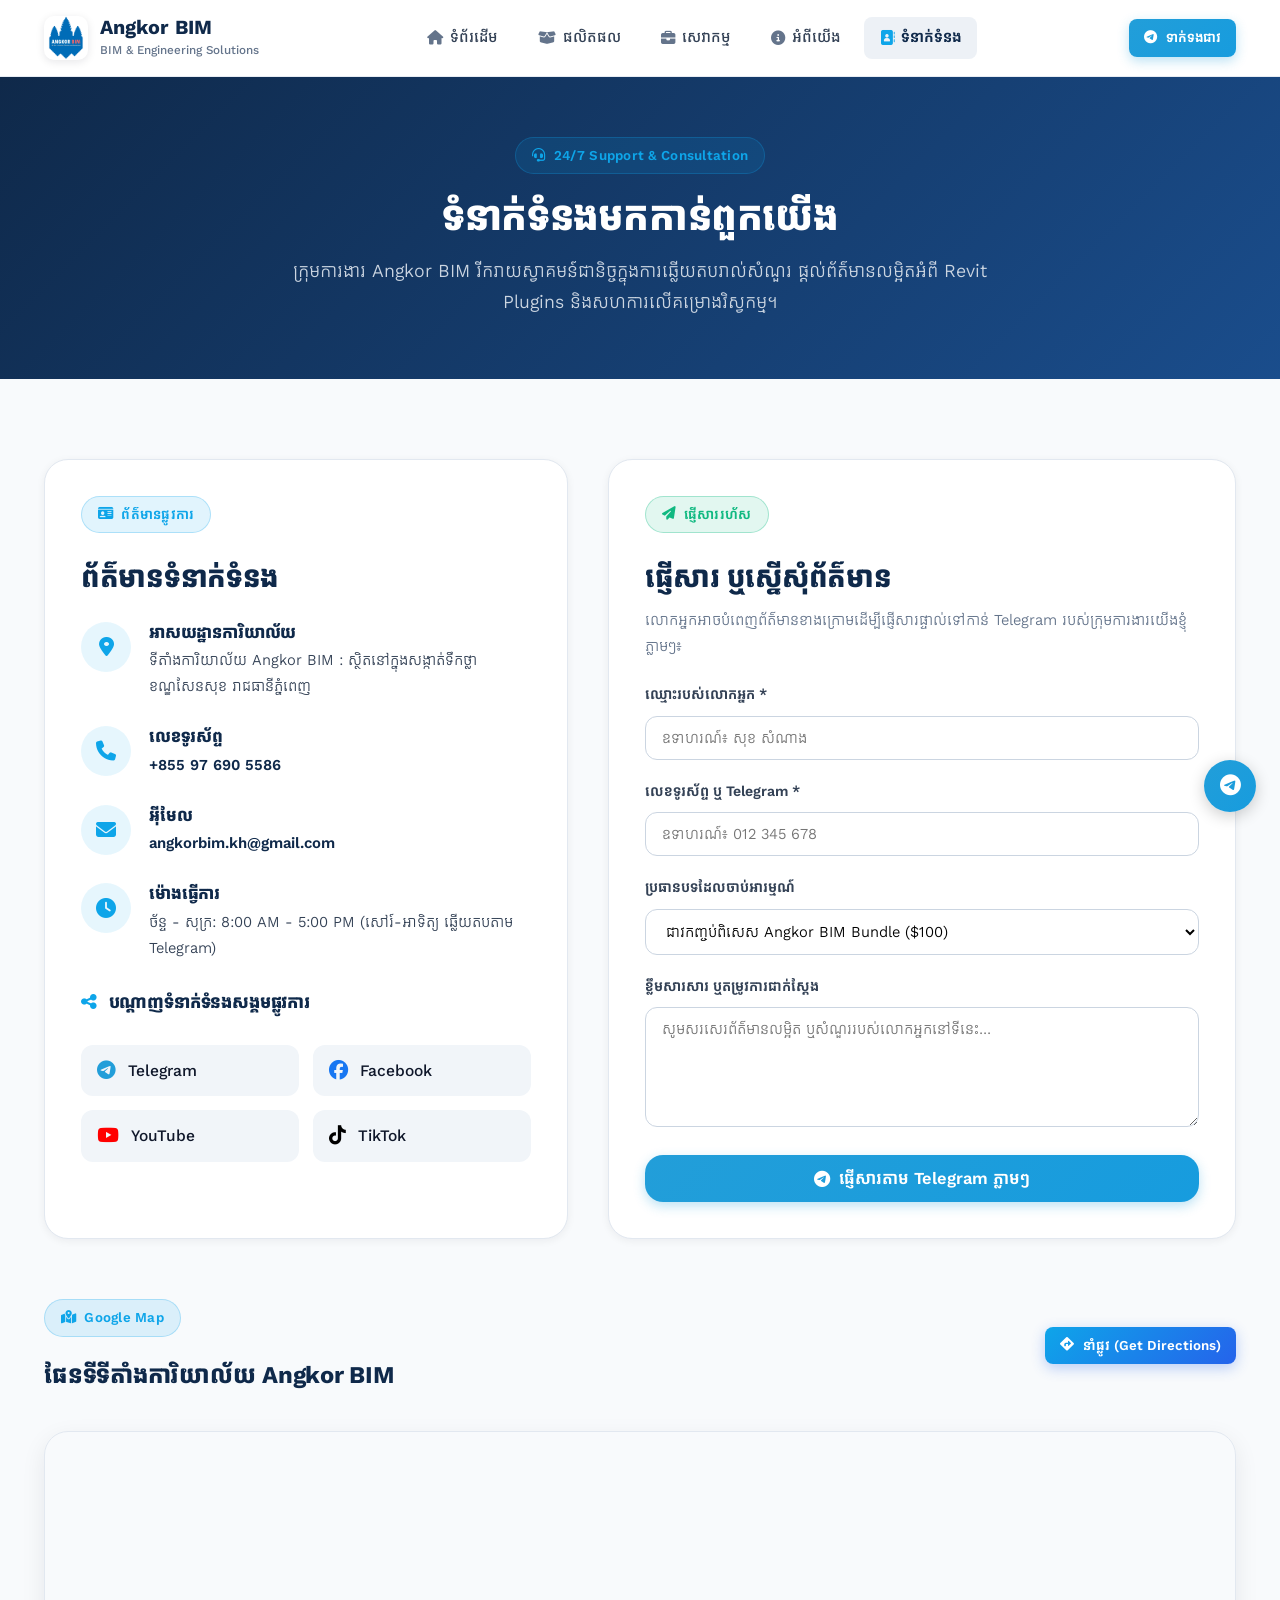
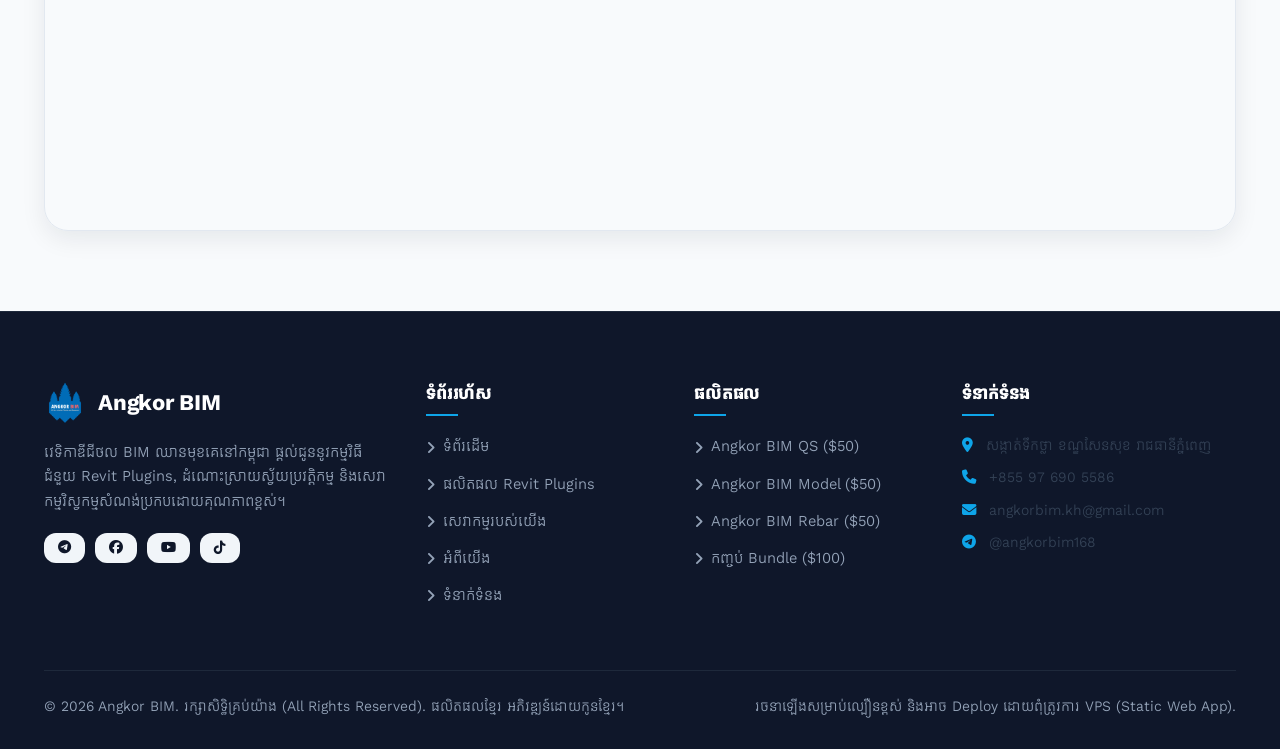
<file: contact.html>
<!DOCTYPE html>
<html lang="km">

<head>
    <meta charset="UTF-8">
    <meta name="viewport" content="width=device-width, initial-scale=1.0">
    <title>ទំនាក់ទំនង (Contact Us) - Angkor BIM</title>
    <meta name="description" content="ទំនាក់ទំនងមកកាន់ក្រុមការងារ Angkor BIM ដើម្បីសាកសួរព័ត៌មាន ជាវ Plugins ឬស្នើសុំសេវាកម្មប្រឹក្សាវិស្វកម្ម។ ទីតាំងនៅរាជធានីភ្នំពេញ។">
    <meta name="keywords" content="Contact Angkor BIM, Phnom Penh BIM Office, Telegram Angkor BIM, Revit Plugin Inquiry">

    <link rel="icon" type="image/png" href="assets/images/logo.png">

    <!-- Fonts: Kantumruy Pro & Inter -->
    <link rel="preconnect" href="https://fonts.googleapis.com">
    <link rel="preconnect" href="https://fonts.gstatic.com" crossorigin>
    <link href="https://fonts.googleapis.com/css2?family=Inter:wght@400;500;600;700;800&family=Kantumruy+Pro:wght@300;400;500;600;700&display=swap" rel="stylesheet">

    <!-- FontAwesome 6 -->
    <link rel="stylesheet" href="https://cdnjs.cloudflare.com/ajax/libs/font-awesome/6.5.1/css/all.min.css">

    <!-- Main Stylesheet -->
    <link rel="stylesheet" href="assets/css/style.css">
</head>

<body>

    <!-- Header & Navigation -->
    <header class="site-header">
        <div class="container">
            <nav class="navbar">
                <a href="index.html" class="nav-brand">
                    <img src="assets/images/logo.png" alt="Angkor BIM Logo" class="brand-logo">
                    <div class="brand-info">
                        <span class="brand-title">Angkor BIM</span>
                        <span class="brand-tagline">BIM & Engineering Solutions</span>
                    </div>
                </a>

                <ul class="nav-menu">
                    <li><a href="index.html" class="nav-link"><i class="fa-solid fa-house"></i> ទំព័រដើម</a></li>
                    <li><a href="products.html" class="nav-link"><i class="fa-solid fa-box-open"></i> ផលិតផល</a></li>
                    <li><a href="services.html" class="nav-link"><i class="fa-solid fa-briefcase"></i> សេវាកម្ម</a></li>
                    <li><a href="about.html" class="nav-link"><i class="fa-solid fa-circle-info"></i> អំពីយើង</a></li>
                    <li><a href="contact.html" class="nav-link active"><i class="fa-solid fa-address-book"></i> ទំនាក់ទំនង</a></li>
                </ul>

                <div class="nav-actions">
                    <a href="https://t.me/angkorbim168" target="_blank" class="btn btn-telegram btn-sm">
                        <i class="fa-brands fa-telegram"></i> <span>ទាក់ទងជាវ</span>
                    </a>
                    <button class="mobile-toggle" aria-label="បើកម៉ឺនុយ">
                        <i class="fa-solid fa-bars"></i>
                    </button>
                </div>
            </nav>
        </div>
    </header>

    <!-- Main Content -->
    <main>

        <!-- Contact Banner -->
        <section class="product-hero-banner">
            <div class="container">
                <span class="badge badge-primary"><i class="fa-solid fa-headset"></i> 24/7 Support & Consultation</span>
                <h1>ទំនាក់ទំនងមកកាន់ពួកយើង</h1>
                <p>
                    ក្រុមការងារ Angkor BIM រីករាយស្វាគមន៍ជានិច្ចក្នុងការឆ្លើយតបរាល់សំណួរ ផ្តល់ព័ត៌មានលម្អិតអំពី Revit Plugins និងសហការលើគម្រោងវិស្វកម្ម។
                </p>
            </div>
        </section>

        <!-- Contact Info & Interactive Form -->
        <section class="section">
            <div class="container">
                <div class="contact-grid">

                    <!-- Left: Contact Details & Social -->
                    <div class="contact-info-card">
                        <span class="badge badge-primary"><i class="fa-solid fa-id-card"></i> ព័ត៌មានផ្លូវការ</span>
                        <h2 style="font-size: 1.8rem; color: var(--primary); margin: 10px 0 24px 0;">ព័ត៌មានទំនាក់ទំនង</h2>

                        <div class="contact-info-item">
                            <div class="contact-info-icon"><i class="fa-solid fa-location-dot"></i></div>
                            <div class="contact-info-text">
                                <h4>អាសយដ្ឋានការិយាល័យ</h4>
                                <p>ទីតាំងការិយាល័យ Angkor BIM : ស្ថិតនៅក្នុងសង្កាត់ទឹកថ្លា ខណ្ឌសែនសុខ រាជធានីភ្នំពេញ</p>
                            </div>
                        </div>

                        <div class="contact-info-item">
                            <div class="contact-info-icon"><i class="fa-solid fa-phone"></i></div>
                            <div class="contact-info-text">
                                <h4>លេខទូរស័ព្ទ</h4>
                                <p><a href="tel:+855976905586" style="color: var(--primary); font-weight: 600;">+855 97 690 5586</a></p>
                            </div>
                        </div>

                        <div class="contact-info-item">
                            <div class="contact-info-icon"><i class="fa-solid fa-envelope"></i></div>
                            <div class="contact-info-text">
                                <h4>អ៊ីមែល</h4>
                                <p><a href="mailto:angkorbim.kh@gmail.com" style="color: var(--primary); font-weight: 600;">angkorbim.kh@gmail.com</a></p>
                            </div>
                        </div>

                        <div class="contact-info-item">
                            <div class="contact-info-icon"><i class="fa-solid fa-clock"></i></div>
                            <div class="contact-info-text">
                                <h4>ម៉ោងធ្វើការ</h4>
                                <p>ច័ន្ទ - សុក្រ: 8:00 AM - 5:00 PM (សៅរ៍-អាទិត្យ ឆ្លើយតបតាម Telegram)</p>
                            </div>
                        </div>

                        <h4 style="font-size: 1.1rem; margin-top: 30px; margin-bottom: 14px; color: var(--primary);">
                            <i class="fa-solid fa-share-nodes" style="color: var(--accent); margin-right: 8px;"></i> បណ្តាញទំនាក់ទំនងសង្គមផ្លូវការ
                        </h4>
                        <div class="social-links-grid">
                            <a href="https://t.me/angkorbim168" target="_blank" class="social-btn telegram">
                                <i class="fa-brands fa-telegram" style="color: #229ED9; font-size: 1.2rem;"></i> Telegram
                            </a>
                            <a href="https://facebook.com/angkorbim168/" target="_blank" class="social-btn facebook">
                                <i class="fa-brands fa-facebook" style="color: #1877F2; font-size: 1.2rem;"></i> Facebook
                            </a>
                            <a href="https://www.youtube.com/@Angkorbim168" target="_blank" class="social-btn youtube">
                                <i class="fa-brands fa-youtube" style="color: #FF0000; font-size: 1.2rem;"></i> YouTube
                            </a>
                            <a href="https://www.tiktok.com/@angkorbim168" target="_blank" class="social-btn tiktok">
                                <i class="fa-brands fa-tiktok" style="color: #000000; font-size: 1.2rem;"></i> TikTok
                            </a>
                        </div>
                    </div>

                    <!-- Right: Fast Contact Form -->
                    <div class="contact-form-card">
                        <span class="badge badge-emerald"><i class="fa-solid fa-paper-plane"></i> ផ្ញើសាររហ័ស</span>
                        <h2 style="font-size: 1.8rem; color: var(--primary); margin: 10px 0 10px 0;">ផ្ញើសារ ឬស្នើសុំព័ត៌មាន</h2>
                        <p style="color: var(--text-muted); font-size: 0.95rem; margin-bottom: 24px;">
                            លោកអ្នកអាចបំពេញព័ត៌មានខាងក្រោមដើម្បីផ្ញើសារផ្ទាល់ទៅកាន់ Telegram របស់ក្រុមការងារយើងខ្ញុំភ្លាមៗ៖
                        </p>

                        <form id="contactForm">
                            <div class="form-group">
                                <label class="form-label" for="userName">ឈ្មោះរបស់លោកអ្នក *</label>
                                <input type="text" id="userName" name="name" class="form-control" placeholder="ឧទាហរណ៍៖ សុខ សំណាង" required>
                            </div>

                            <div class="form-group">
                                <label class="form-label" for="userPhone">លេខទូរស័ព្ទ ឬ Telegram *</label>
                                <input type="text" id="userPhone" name="phone" class="form-control" placeholder="ឧទាហរណ៍៖ 012 345 678" required>
                            </div>

                            <div class="form-group">
                                <label class="form-label" for="userSubject">ប្រធានបទដែលចាប់អារម្មណ៍</label>
                                <select id="userSubject" name="subject" class="form-control">
                                    <option value="ជាវកញ្ចប់ពិសេស Angkor BIM Bundle ($100)">ជាវកញ្ចប់ពិសេស Angkor BIM Bundle ($100)</option>
                                    <option value="ជាវ Angkor BIM QS ($50)">ជាវ Angkor BIM QS ($50)</option>
                                    <option value="ជាវ Angkor BIM Model ($50)">ជាវ Angkor BIM Model ($50)</option>
                                    <option value="ជាវ Angkor BIM Rebar ($50)">ជាវ Angkor BIM Rebar ($50)</option>
                                    <option value="ស្នើសុំសេវាកម្ម Plugin Development">ស្នើសុំសេវាកម្ម Plugin Development</option>
                                    <option value="ស្នើសុំសេវាកម្ម Structural Design">ស្នើសុំសេវាកម្ម Structural Design</option>
                                    <option value="ស្នើសុំសេវាកម្ម Revit BIM Modeling">ស្នើសុំសេវាកម្ម Revit BIM Modeling</option>
                                    <option value="ស្នើសុំសេវាកម្ម Shop Drawing & BOQ">ស្នើសុំសេវាកម្ម Shop Drawing & BOQ</option>
                                    <option value="សំណួរផ្សេងៗ">សំណួរផ្សេងៗ</option>
                                </select>
                            </div>

                            <div class="form-group">
                                <label class="form-label" for="userMessage">ខ្លឹមសារសារ ឬតម្រូវការជាក់ស្តែង</label>
                                <textarea id="userMessage" name="message" class="form-control" placeholder="សូមសរសេរព័ត៌មានលម្អិត ឬសំណួររបស់លោកអ្នកនៅទីនេះ..."></textarea>
                            </div>

                            <button type="submit" class="btn btn-telegram btn-lg" style="width: 100%;">
                                <i class="fa-brands fa-telegram"></i> ផ្ញើសារតាម Telegram ភ្លាមៗ
                            </button>
                        </form>
                    </div>

                </div>

                <!-- Google Maps Embed -->
                <div style="margin-top: 60px;">
                    <div style="display: flex; justify-content: space-between; align-items: center; flex-wrap: wrap; gap: 14px; margin-bottom: 20px;">
                        <div>
                            <span class="badge badge-primary"><i class="fa-solid fa-map-location-dot"></i> Google Map</span>
                            <h3 style="font-size: 1.5rem; color: var(--primary); margin: 6px 0 0 0;">ផែនទីទីតាំងការិយាល័យ Angkor BIM</h3>
                        </div>
                        <a href="https://maps.app.goo.gl/soCn7m6Xqt3VqETz9" target="_blank" class="btn btn-primary btn-sm">
                            <i class="fa-solid fa-diamond-turn-right"></i> នាំផ្លូវ (Get Directions)
                        </a>
                    </div>

                    <div class="map-wrapper">
                        <iframe src="https://maps.google.com/maps?q=11.567002,104.889924+(Angkor+BIM)&t=&z=17&ie=UTF8&iwloc=&output=embed"
                                title="ផែនទីទីតាំង Angkor BIM"
                                loading="lazy"
                                allowfullscreen=""
                                referrerpolicy="no-referrer-when-downgrade">
                        </iframe>
                    </div>
                </div>

            </div>
        </section>

    </main>

    <!-- Site Footer -->
    <footer class="site-footer">
        <div class="container">
            <div class="footer-grid">
                <div class="footer-brand">
                    <div style="display: flex; align-items: center; gap: 12px; margin-bottom: 16px;">
                        <img src="assets/images/logo.png" alt="Angkor BIM Logo" style="width: 42px; height: 42px; border-radius: 8px;">
                        <h3 style="margin: 0;">Angkor BIM</h3>
                    </div>
                    <p>
                        វេទិកាឌីជីថល BIM ឈានមុខគេនៅកម្ពុជា ផ្តល់ជូននូវកម្មវិធីជំនួយ Revit Plugins, ដំណោះស្រាយស្វ័យប្រវត្តិកម្ម និងសេវាកម្មវិស្វកម្មសំណង់ប្រកបដោយគុណភាពខ្ពស់។
                    </p>
                    <div style="display: flex; gap: 10px; margin-top: 14px;">
                        <a href="https://t.me/angkorbim168" target="_blank" class="social-btn telegram" style="padding: 8px 14px; font-size: 0.85rem;"><i class="fa-brands fa-telegram"></i></a>
                        <a href="https://facebook.com/angkorbim168/" target="_blank" class="social-btn facebook" style="padding: 8px 14px; font-size: 0.85rem;"><i class="fa-brands fa-facebook"></i></a>
                        <a href="https://www.youtube.com/@Angkorbim168" target="_blank" class="social-btn youtube" style="padding: 8px 14px; font-size: 0.85rem;"><i class="fa-brands fa-youtube"></i></a>
                        <a href="https://www.tiktok.com/@angkorbim168" target="_blank" class="social-btn tiktok" style="padding: 8px 14px; font-size: 0.85rem;"><i class="fa-brands fa-tiktok"></i></a>
                    </div>
                </div>

                <div class="footer-col">
                    <h4>ទំព័ររហ័ស</h4>
                    <ul class="footer-links">
                        <li><a href="index.html"><i class="fa-solid fa-angle-right"></i> ទំព័រដើម</a></li>
                        <li><a href="products.html"><i class="fa-solid fa-angle-right"></i> ផលិតផល Revit Plugins</a></li>
                        <li><a href="services.html"><i class="fa-solid fa-angle-right"></i> សេវាកម្មរបស់យើង</a></li>
                        <li><a href="about.html"><i class="fa-solid fa-angle-right"></i> អំពីយើង</a></li>
                        <li><a href="contact.html"><i class="fa-solid fa-angle-right"></i> ទំនាក់ទំនង</a></li>
                    </ul>
                </div>

                <div class="footer-col">
                    <h4>ផលិតផល</h4>
                    <ul class="footer-links">
                        <li><a href="products.html#qs"><i class="fa-solid fa-angle-right"></i> Angkor BIM QS ($50)</a></li>
                        <li><a href="products.html#model"><i class="fa-solid fa-angle-right"></i> Angkor BIM Model ($50)</a></li>
                        <li><a href="products.html#rebar"><i class="fa-solid fa-angle-right"></i> Angkor BIM Rebar ($50)</a></li>
                        <li><a href="products.html#bundle"><i class="fa-solid fa-angle-right"></i> កញ្ចប់ Bundle ($100)</a></li>
                    </ul>
                </div>

                <div class="footer-col">
                    <h4>ទំនាក់ទំនង</h4>
                    <p style="margin-bottom: 8px; font-size: 0.9rem;"><i class="fa-solid fa-location-dot" style="color: var(--accent); margin-right: 8px;"></i> សង្កាត់ទឹកថ្លា ខណ្ឌសែនសុខ រាជធានីភ្នំពេញ</p>
                    <p style="margin-bottom: 8px; font-size: 0.9rem;"><i class="fa-solid fa-phone" style="color: var(--accent); margin-right: 8px;"></i> +855 97 690 5586</p>
                    <p style="margin-bottom: 8px; font-size: 0.9rem;"><i class="fa-solid fa-envelope" style="color: var(--accent); margin-right: 8px;"></i> angkorbim.kh@gmail.com</p>
                    <p style="margin-bottom: 8px; font-size: 0.9rem;"><i class="fa-brands fa-telegram" style="color: var(--accent); margin-right: 8px;"></i> @angkorbim168</p>
                </div>
            </div>

            <div class="footer-bottom">
                <div>
                    &copy; 2026 Angkor BIM. រក្សាសិទ្ធិគ្រប់យ៉ាង (All Rights Reserved). ផលិតផលខ្មែរ អភិវឌ្ឍន៍ដោយកូនខ្មែរ។
                </div>
                <div>
                    រចនាឡើងសម្រាប់ល្បឿនខ្ពស់ និងអាច Deploy ដោយពុំត្រូវការ VPS (Static Web App).
                </div>
            </div>
        </div>
    </footer>

    <!-- Floating Action Widgets -->
    <div class="floating-widgets">
        <a href="https://t.me/angkorbim168" target="_blank" class="floating-btn btn-float-telegram" title="ទាក់ទងតាម Telegram">
            <i class="fa-brands fa-telegram"></i>
        </a>
        <a href="#" class="floating-btn btn-float-top" title="ឡើងលើវិញ">
            <i class="fa-solid fa-arrow-up"></i>
        </a>
    </div>

    <!-- Scripts -->
    <script src="assets/js/main.js"></script>
</body>

</html>
</file>
<file: assets/css/style.css>
/* ==========================================================================
   Angkor BIM - Modern Design System (Static Version)
   Fonts: Kantumruy Pro (Khmer) + Inter (Latin)
   ========================================================================== */

:root {
    /* Brand Colors */
    --primary: #0f294a;
    --primary-light: #1a4d8c;
    --primary-dark: #0a1b33;
    --secondary: #2563eb;
    --accent: #0ea5e9;
    --accent-hover: #0284c7;
    --accent-gradient: linear-gradient(135deg, #0ea5e9, #2563eb);
    --gold: #f59e0b;
    --emerald: #10b981;
    --rose: #e11d48;

    /* Product specific accents */
    --color-qs: #0d9488;
    --color-model: #2563eb;
    --color-rebar: #e11d48;
    --color-bundle: #f59e0b;

    /* Backgrounds */
    --bg-body: #f8fafc;
    --bg-surface: #ffffff;
    --bg-surface-elevated: #ffffff;
    --bg-muted: #f1f5f9;
    --bg-dark: #0f172a;
    --bg-dark-surface: #1e293b;

    /* Text Colors */
    --text-primary: #0f172a;
    --text-secondary: #334155;
    --text-muted: #64748b;
    --text-light: #f8fafc;
    --text-heading: #0f294a;

    /* Borders & Outlines */
    --border-subtle: #e2e8f0;
    --border-medium: #cbd5e1;
    --border-focus: #0ea5e9;

    /* Shadows */
    --shadow-xs: 0 1px 2px rgba(0, 0, 0, 0.05);
    --shadow-sm: 0 2px 8px rgba(15, 23, 42, 0.06);
    --shadow-md: 0 8px 24px rgba(15, 23, 42, 0.08);
    --shadow-lg: 0 16px 36px rgba(15, 23, 42, 0.12);
    --shadow-xl: 0 24px 48px -12px rgba(15, 23, 42, 0.18);
    --shadow-glow: 0 0 25px rgba(14, 165, 233, 0.35);

    /* Radii */
    --radius-sm: 8px;
    --radius-md: 12px;
    --radius-lg: 18px;
    --radius-xl: 24px;
    --radius-full: 9999px;

    /* Transitions */
    --transition: all 0.3s cubic-bezier(0.25, 0.8, 0.25, 1);
    --transition-fast: all 0.15s ease-in-out;
}

/* Base Reset & Typography */
*, *::before, *::after {
    box-sizing: border-box;
    margin: 0;
    padding: 0;
}

html {
    scroll-behavior: smooth;
    font-size: 16px;
}

body {
    font-family: 'Kantumruy Pro', 'Inter', -apple-system, BlinkMacSystemFont, 'Segoe UI', Roboto, sans-serif;
    background-color: var(--bg-body);
    color: var(--text-primary);
    line-height: 1.7;
    overflow-x: hidden;
    -webkit-font-smoothing: antialiased;
}

h1, h2, h3, h4, h5, h6 {
    color: var(--text-heading);
    font-weight: 700;
    line-height: 1.35;
    letter-spacing: -0.01em;
}

p {
    color: var(--text-secondary);
    margin-bottom: 1rem;
}

p:last-child {
    margin-bottom: 0;
}

a {
    color: var(--accent);
    text-decoration: none;
    transition: var(--transition-fast);
}

a:hover {
    color: var(--accent-hover);
}

img {
    max-width: 100%;
    height: auto;
    display: block;
}

ul, ol {
    list-style: none;
}

button, input, textarea, select {
    font-family: inherit;
}

/* Layout Utilities */
.container {
    width: 100%;
    max-width: 1240px;
    margin: 0 auto;
    padding: 0 24px;
}

.container-narrow {
    max-width: 900px;
}

.section {
    padding: 80px 0;
    position: relative;
}

.section-sm {
    padding: 50px 0;
}

.section-lg {
    padding: 100px 0;
}

.bg-muted {
    background-color: var(--bg-muted);
}

.bg-white {
    background-color: var(--bg-surface);
}

.bg-dark {
    background-color: var(--bg-dark);
    color: var(--text-light);
}

.bg-dark h1, .bg-dark h2, .bg-dark h3, .bg-dark h4 {
    color: #ffffff;
}

.bg-dark p {
    color: #94a3b8;
}

/* Section Header */
.section-header {
    text-align: center;
    max-width: 760px;
    margin: 0 auto 50px auto;
}

.badge {
    display: inline-flex;
    align-items: center;
    gap: 8px;
    padding: 6px 16px;
    border-radius: var(--radius-full);
    font-size: 0.85rem;
    font-weight: 600;
    letter-spacing: 0.02em;
    margin-bottom: 16px;
}

.badge-primary {
    background: rgba(14, 165, 233, 0.12);
    color: var(--accent);
    border: 1px solid rgba(14, 165, 233, 0.25);
}

.badge-gold {
    background: rgba(245, 158, 11, 0.12);
    color: var(--gold);
    border: 1px solid rgba(245, 158, 11, 0.3);
}

.badge-emerald {
    background: rgba(16, 185, 129, 0.12);
    color: var(--emerald);
    border: 1px solid rgba(16, 185, 129, 0.3);
}

.section-title {
    font-size: 2.3rem;
    margin-bottom: 16px;
    color: var(--primary);
}

.section-subtitle {
    font-size: 1.1rem;
    color: var(--text-muted);
    line-height: 1.6;
}

/* ==========================================================================
   Header & Navigation
   ========================================================================== */
.site-header {
    position: sticky;
    top: 0;
    left: 0;
    right: 0;
    z-index: 1000;
    background: rgba(255, 255, 255, 0.92);
    backdrop-filter: blur(14px);
    -webkit-backdrop-filter: blur(14px);
    border-bottom: 1px solid rgba(226, 232, 240, 0.8);
    transition: var(--transition);
}

.site-header.scrolled {
    box-shadow: 0 4px 20px rgba(15, 23, 42, 0.08);
}

.navbar {
    display: flex;
    align-items: center;
    justify-content: space-between;
    height: 76px;
}

.nav-brand {
    display: flex;
    align-items: center;
    gap: 12px;
    text-decoration: none;
    color: var(--primary);
}

.brand-logo {
    width: 44px;
    height: 44px;
    object-fit: contain;
    border-radius: 10px;
    box-shadow: 0 2px 8px rgba(15, 23, 42, 0.1);
}

.brand-info {
    display: flex;
    flex-direction: column;
}

.brand-title {
    font-size: 1.25rem;
    font-weight: 700;
    color: var(--primary);
    line-height: 1.2;
}

.brand-tagline {
    font-size: 0.75rem;
    color: var(--text-muted);
    font-weight: 500;
}

.nav-menu {
    display: flex;
    align-items: center;
    gap: 8px;
}

.nav-link {
    display: inline-flex;
    align-items: center;
    gap: 7px;
    padding: 8px 16px;
    border-radius: var(--radius-sm);
    color: var(--text-secondary);
    font-weight: 500;
    font-size: 0.95rem;
    transition: var(--transition-fast);
}

.nav-link i {
    font-size: 0.9rem;
    color: var(--text-muted);
    transition: var(--transition-fast);
}

.nav-link:hover {
    color: var(--primary-light);
    background: rgba(14, 165, 233, 0.08);
}

.nav-link:hover i {
    color: var(--accent);
}

.nav-link.active {
    color: var(--primary);
    font-weight: 600;
    background: rgba(26, 77, 140, 0.08);
}

.nav-link.active i {
    color: var(--accent);
}

.nav-actions {
    display: flex;
    align-items: center;
    gap: 12px;
}

/* Buttons */
.btn {
    display: inline-flex;
    align-items: center;
    justify-content: center;
    gap: 9px;
    padding: 10px 22px;
    border-radius: var(--radius-md);
    font-size: 0.95rem;
    font-weight: 600;
    cursor: pointer;
    border: none;
    outline: none;
    transition: var(--transition);
    text-decoration: none;
    white-space: nowrap;
}

.btn-sm {
    padding: 7px 15px;
    font-size: 0.85rem;
    border-radius: var(--radius-sm);
}

.btn-lg {
    padding: 14px 28px;
    font-size: 1.05rem;
    border-radius: var(--radius-lg);
}

.btn-primary {
    background: var(--accent-gradient);
    color: #ffffff;
    box-shadow: 0 4px 14px rgba(37, 99, 235, 0.3);
}

.btn-primary:hover {
    color: #ffffff;
    transform: translateY(-2px);
    box-shadow: 0 6px 20px rgba(37, 99, 235, 0.45);
}

.btn-secondary {
    background: #ffffff;
    color: var(--primary);
    border: 1px solid var(--border-medium);
    box-shadow: var(--shadow-xs);
}

.btn-secondary:hover {
    background: var(--bg-muted);
    border-color: var(--primary-light);
    color: var(--primary);
    transform: translateY(-2px);
}

.btn-outline {
    background: transparent;
    color: var(--accent);
    border: 1.5px solid var(--accent);
}

.btn-outline:hover {
    background: var(--accent);
    color: #ffffff;
}

.btn-telegram {
    background: linear-gradient(135deg, #229ED9, #179cde);
    color: #ffffff;
    box-shadow: 0 4px 12px rgba(34, 158, 217, 0.3);
}

.btn-telegram:hover {
    color: #ffffff;
    transform: translateY(-2px);
    box-shadow: 0 6px 18px rgba(34, 158, 217, 0.45);
}

.btn-gold {
    background: linear-gradient(135deg, #f59e0b, #d97706);
    color: #ffffff;
    box-shadow: 0 4px 14px rgba(245, 158, 11, 0.35);
}

.btn-gold:hover {
    color: #ffffff;
    transform: translateY(-2px);
    box-shadow: 0 6px 20px rgba(245, 158, 11, 0.5);
}

.btn-danger {
    background: linear-gradient(135deg, #ef4444, #dc2626);
    color: #ffffff;
}

/* Mobile Toggle */
.mobile-toggle {
    display: none;
    background: transparent;
    border: none;
    font-size: 1.5rem;
    color: var(--primary);
    cursor: pointer;
    padding: 6px;
}

/* ==========================================================================
   Hero Section
   ========================================================================== */
.hero-wrapper {
    position: relative;
    padding: 70px 0 80px 0;
    overflow: hidden;
    background: radial-gradient(circle at 80% 20%, rgba(14, 165, 233, 0.12) 0%, rgba(248, 250, 252, 0) 60%),
                radial-gradient(circle at 10% 80%, rgba(37, 99, 235, 0.08) 0%, rgba(248, 250, 252, 0) 50%);
}

.hero-grid {
    display: grid;
    grid-template-columns: 1.15fr 0.85fr;
    gap: 48px;
    align-items: center;
}

.hero-content h1 {
    font-size: 2.8rem;
    color: var(--primary);
    margin-bottom: 20px;
    line-height: 1.25;
}

.hero-content h1 span.gradient-text {
    background: var(--accent-gradient);
    -webkit-background-clip: text;
    -webkit-text-fill-color: transparent;
    display: inline-block;
}

.hero-content p.hero-desc {
    font-size: 1.15rem;
    color: var(--text-secondary);
    line-height: 1.7;
    margin-bottom: 32px;
}

.hero-cta-group {
    display: flex;
    flex-wrap: wrap;
    gap: 14px;
    margin-bottom: 36px;
}

.hero-features-list {
    display: flex;
    flex-wrap: wrap;
    gap: 20px;
}

.hero-feature-item {
    display: flex;
    align-items: center;
    gap: 10px;
    font-size: 0.92rem;
    font-weight: 500;
    color: var(--text-secondary);
}

.hero-feature-item i {
    color: var(--emerald);
    font-size: 1.1rem;
}

/* Hero Visual / Card Showcase */
.hero-visual {
    position: relative;
}

.hero-card-stack {
    position: relative;
    background: #ffffff;
    border-radius: var(--radius-xl);
    padding: 24px;
    box-shadow: var(--shadow-xl);
    border: 1px solid rgba(226, 232, 240, 0.8);
}

.hero-card-header {
    display: flex;
    align-items: center;
    justify-content: space-between;
    margin-bottom: 20px;
    padding-bottom: 14px;
    border-bottom: 1px solid var(--border-subtle);
}

.hero-card-badge {
    display: flex;
    align-items: center;
    gap: 8px;
    font-size: 0.85rem;
    font-weight: 600;
    color: var(--accent);
}

.comparison-box {
    margin-bottom: 18px;
    padding: 16px;
    border-radius: var(--radius-md);
    background: var(--bg-muted);
}

.comparison-box.highlight {
    background: linear-gradient(135deg, rgba(14, 165, 233, 0.1), rgba(37, 99, 235, 0.05));
    border: 1px solid rgba(14, 165, 233, 0.2);
}

.comparison-label {
    display: flex;
    align-items: center;
    justify-content: space-between;
    font-size: 0.9rem;
    font-weight: 600;
    margin-bottom: 8px;
}

.progress-track {
    height: 10px;
    background: #e2e8f0;
    border-radius: 6px;
    overflow: hidden;
}

.progress-bar-fill {
    height: 100%;
    border-radius: 6px;
    transition: width 1s ease-in-out;
}

.progress-bar-fill.high {
    width: 95%;
    background: linear-gradient(90deg, #3b82f6, #0ea5e9);
}

.progress-bar-fill.low {
    width: 30%;
    background: #94a3b8;
}

.hero-floating-stat {
    position: absolute;
    bottom: -20px;
    left: -20px;
    background: #ffffff;
    border-radius: var(--radius-lg);
    padding: 14px 20px;
    display: flex;
    align-items: center;
    gap: 14px;
    box-shadow: var(--shadow-lg);
    border: 1px solid var(--border-subtle);
    animation: floatUpDown 4s ease-in-out infinite;
}

.hero-floating-stat i {
    width: 42px;
    height: 42px;
    border-radius: 50%;
    display: flex;
    align-items: center;
    justify-content: center;
    background: rgba(16, 185, 129, 0.12);
    color: var(--emerald);
    font-size: 1.2rem;
}

@keyframes floatUpDown {
    0%, 100% { transform: translateY(0); }
    50% { transform: translateY(-8px); }
}

/* ==========================================================================
   Feature Cards & Grid
   ========================================================================== */
.grid-3 {
    display: grid;
    grid-template-columns: repeat(3, 1fr);
    gap: 30px;
}

.grid-2 {
    display: grid;
    grid-template-columns: repeat(2, 1fr);
    gap: 30px;
}

.grid-4 {
    display: grid;
    grid-template-columns: repeat(4, 1fr);
    gap: 24px;
}

.card {
    background: var(--bg-surface);
    border-radius: var(--radius-lg);
    padding: 32px 28px;
    border: 1px solid var(--border-subtle);
    box-shadow: var(--shadow-sm);
    transition: var(--transition);
    position: relative;
    display: flex;
    flex-direction: column;
}

.card:hover {
    transform: translateY(-5px);
    box-shadow: var(--shadow-lg);
    border-color: rgba(14, 165, 233, 0.3);
}

.card-icon {
    width: 58px;
    height: 58px;
    border-radius: var(--radius-md);
    display: flex;
    align-items: center;
    justify-content: center;
    font-size: 1.5rem;
    margin-bottom: 22px;
    transition: var(--transition);
}

.card:hover .card-icon {
    transform: scale(1.08);
}

.card-icon.blue {
    background: rgba(37, 99, 235, 0.1);
    color: #2563eb;
}

.card-icon.teal {
    background: rgba(13, 148, 136, 0.1);
    color: #0d9488;
}

.card-icon.rose {
    background: rgba(225, 29, 72, 0.1);
    color: #e11d48;
}

.card-icon.amber {
    background: rgba(245, 158, 11, 0.1);
    color: #f59e0b;
}

.card-title {
    font-size: 1.3rem;
    margin-bottom: 12px;
    color: var(--primary);
}

.card-desc {
    color: var(--text-secondary);
    font-size: 0.98rem;
    line-height: 1.65;
    margin-bottom: 20px;
    flex-grow: 1;
}

/* ==========================================================================
   Product Showcase & Tabs System
   ========================================================================== */
.product-hero-banner {
    background: linear-gradient(135deg, #0f294a 0%, #1a4d8c 100%);
    color: #ffffff;
    padding: 60px 0;
    text-align: center;
}

.product-hero-banner h1 {
    color: #ffffff;
    font-size: 2.5rem;
    margin-bottom: 12px;
}

.product-hero-banner p {
    color: #cbd5e1;
    font-size: 1.15rem;
    max-width: 700px;
    margin: 0 auto;
}

.product-layout {
    display: grid;
    grid-template-columns: 320px 1fr;
    gap: 40px;
    align-items: start;
    margin-top: 40px;
}

/* Product Sidebar Nav */
.product-sidebar {
    position: sticky;
    top: 96px;
    display: flex;
    flex-direction: column;
    gap: 12px;
}

.product-nav-item {
    background: #ffffff;
    border-radius: var(--radius-md);
    padding: 16px 20px;
    border: 1.5px solid var(--border-subtle);
    display: flex;
    align-items: center;
    gap: 16px;
    cursor: pointer;
    transition: var(--transition);
    position: relative;
    overflow: hidden;
}

.product-nav-item:hover {
    border-color: var(--border-medium);
    transform: translateX(4px);
    box-shadow: var(--shadow-sm);
}

.product-nav-item.active {
    border-color: var(--accent);
    background: linear-gradient(90deg, rgba(14, 165, 233, 0.08), rgba(255, 255, 255, 1));
    box-shadow: var(--shadow-md);
}

.product-nav-item.active::before {
    content: '';
    position: absolute;
    left: 0;
    top: 0;
    bottom: 0;
    width: 4px;
    background: var(--accent);
}

.product-nav-item[data-target="pane-qs"].active::before { background: var(--color-qs); }
.product-nav-item[data-target="pane-model"].active::before { background: var(--color-model); }
.product-nav-item[data-target="pane-rebar"].active::before { background: var(--color-rebar); }
.product-nav-item[data-target="pane-bundle"].active::before { background: var(--color-bundle); }

.nav-item-icon {
    width: 44px;
    height: 44px;
    border-radius: 10px;
    display: flex;
    align-items: center;
    justify-content: center;
    font-size: 1.25rem;
    flex-shrink: 0;
}

.nav-item-info {
    flex-grow: 1;
}

.nav-item-name {
    font-size: 1.05rem;
    font-weight: 700;
    color: var(--primary);
}

.nav-item-tag {
    font-size: 0.8rem;
    color: var(--text-muted);
}

.nav-item-price {
    font-weight: 700;
    font-size: 1.05rem;
    color: var(--primary);
}

/* Bundle Highlight Card in Sidebar */
.bundle-sidebar-card {
    background: linear-gradient(135deg, #0f294a, #1a4d8c);
    color: #ffffff;
    border-radius: var(--radius-lg);
    padding: 24px;
    margin-top: 10px;
    position: relative;
    overflow: hidden;
    box-shadow: var(--shadow-lg);
}

.bundle-sidebar-card h4 {
    color: #ffffff;
    font-size: 1.2rem;
    margin-bottom: 8px;
}

.bundle-price-box {
    display: flex;
    align-items: baseline;
    gap: 8px;
    margin: 12px 0;
}

.bundle-old-price {
    text-decoration: line-through;
    color: #94a3b8;
    font-size: 1.1rem;
}

.bundle-new-price {
    font-size: 1.8rem;
    font-weight: 800;
    color: #38bdf8;
}

/* Product Detail Pane */
.product-panes {
    position: relative;
}

.detail-pane {
    display: none;
    animation: fadeIn 0.35s ease;
}

.detail-pane.active {
    display: block;
}

@keyframes fadeIn {
    from { opacity: 0; transform: translateY(8px); }
    to { opacity: 1; transform: translateY(0); }
}

.pane-card {
    background: #ffffff;
    border-radius: var(--radius-xl);
    padding: 36px;
    border: 1px solid var(--border-subtle);
    box-shadow: var(--shadow-sm);
    margin-bottom: 30px;
}

.pane-header {
    display: flex;
    justify-content: space-between;
    align-items: flex-start;
    flex-wrap: wrap;
    gap: 20px;
    margin-bottom: 28px;
    padding-bottom: 24px;
    border-bottom: 1px solid var(--border-subtle);
}

.pane-header-title {
    font-size: 2rem;
    color: var(--primary);
    margin-bottom: 6px;
}

.pane-price-badge {
    font-size: 1.5rem;
    font-weight: 800;
    color: var(--accent);
    padding: 6px 18px;
    background: rgba(14, 165, 233, 0.1);
    border-radius: var(--radius-md);
    border: 1px solid rgba(14, 165, 233, 0.2);
}

/* Media Showcase (Single & 3 Screens Side-by-Side) */
.screens-row-3 {
    display: grid;
    grid-template-columns: repeat(3, 1fr);
    gap: 18px;
    margin: 28px 0;
}

.screen-card {
    background: #0f172a;
    border-radius: var(--radius-lg);
    overflow: hidden;
    box-shadow: var(--shadow-md);
    border: 1px solid rgba(255, 255, 255, 0.08);
    display: flex;
    flex-direction: column;
    transition: var(--transition);
}

.screen-card:hover {
    transform: translateY(-4px);
    box-shadow: 0 12px 30px rgba(0, 0, 0, 0.25);
    border-color: rgba(14, 165, 233, 0.45);
}

.screen-card-topbar {
    background: #1e293b;
    padding: 10px 14px;
    display: flex;
    align-items: center;
    gap: 10px;
    border-bottom: 1px solid rgba(255, 255, 255, 0.05);
}

.screen-dots {
    display: flex;
    align-items: center;
    gap: 5px;
    flex-shrink: 0;
}

.screen-dots .dot {
    width: 9px;
    height: 9px;
    border-radius: 50%;
    display: inline-block;
}

.screen-dots .dot.red { background: #ef4444; }
.screen-dots .dot.yellow { background: #f59e0b; }
.screen-dots .dot.green { background: #10b981; }

.screen-title {
    color: #e2e8f0;
    font-size: 0.82rem;
    font-weight: 600;
    white-space: nowrap;
    overflow: hidden;
    text-overflow: ellipsis;
    display: flex;
    align-items: center;
    gap: 6px;
}

.screen-title i {
    color: var(--accent);
    font-size: 0.75rem;
}

.screen-card-body {
    background: #090d16;
    height: 250px;
    display: flex;
    align-items: center;
    justify-content: center;
    overflow: hidden;
    cursor: zoom-in;
    position: relative;
}

.screen-card-body img {
    width: 100%;
    height: 100%;
    object-fit: cover;
    transition: transform 0.4s ease;
}

.screen-card:hover .screen-card-body img {
    transform: scale(1.04);
}

.screen-card-body::after {
    content: '\f00e';
    font-family: 'Font Awesome 6 Free';
    font-weight: 900;
    position: absolute;
    top: 10px;
    right: 10px;
    background: rgba(15, 23, 42, 0.7);
    color: #ffffff;
    width: 28px;
    height: 28px;
    border-radius: 6px;
    display: flex;
    align-items: center;
    justify-content: center;
    font-size: 0.75rem;
    opacity: 0;
    transition: opacity 0.2s ease;
    pointer-events: none;
}

.screen-card:hover .screen-card-body::after {
    opacity: 1;
}

.screen-card-caption {
    padding: 12px 14px;
    background: #1e293b;
    color: #cbd5e1;
    font-size: 0.82rem;
    line-height: 1.45;
    border-top: 1px solid rgba(255, 255, 255, 0.05);
}

.screen-card-caption strong {
    color: #38bdf8;
}

.media-showcase {
    margin: 28px 0;
    background: #0f172a;
    border-radius: var(--radius-lg);
    overflow: hidden;
    box-shadow: var(--shadow-md);
}

.showcase-display {
    position: relative;
    width: 100%;
    min-height: 380px;
    max-height: 480px;
    display: flex;
    align-items: center;
    justify-content: center;
    background: #090d16;
}

.showcase-display img {
    width: 100%;
    height: 100%;
    max-height: 480px;
    object-fit: contain;
}

.showcase-tabs {
    display: flex;
    background: #1e293b;
    padding: 8px 12px;
    gap: 8px;
    overflow-x: auto;
}

.showcase-tab-btn {
    padding: 8px 16px;
    border-radius: var(--radius-sm);
    background: transparent;
    border: none;
    color: #94a3b8;
    font-size: 0.9rem;
    font-weight: 500;
    cursor: pointer;
    transition: var(--transition-fast);
    white-space: nowrap;
    display: flex;
    align-items: center;
    gap: 6px;
}

.showcase-tab-btn:hover {
    color: #ffffff;
    background: rgba(255, 255, 255, 0.08);
}

.showcase-tab-btn.active {
    color: #ffffff;
    background: var(--accent);
}

/* Feature Grid inside Pane */
.feature-list-grid {
    display: grid;
    grid-template-columns: repeat(2, 1fr);
    gap: 20px;
    margin: 30px 0;
}

.feature-box {
    padding: 20px;
    background: var(--bg-muted);
    border-radius: var(--radius-md);
    border: 1px solid var(--border-subtle);
    display: flex;
    gap: 16px;
}

.feature-box-icon {
    font-size: 1.35rem;
    color: var(--accent);
    margin-top: 2px;
}

.feature-box-title {
    font-size: 1.05rem;
    font-weight: 700;
    color: var(--primary);
    margin-bottom: 6px;
}

.feature-box-text {
    font-size: 0.92rem;
    color: var(--text-secondary);
    line-height: 1.6;
}

/* Target Audience Cards */
.audience-grid {
    display: grid;
    grid-template-columns: repeat(3, 1fr);
    gap: 16px;
    margin-top: 16px;
}

.audience-card {
    background: #ffffff;
    padding: 18px;
    border-radius: var(--radius-md);
    border: 1px solid var(--border-subtle);
    text-align: center;
}

.audience-card i {
    font-size: 1.8rem;
    color: var(--primary-light);
    margin-bottom: 10px;
}

.audience-card h5 {
    font-size: 1rem;
    margin-bottom: 6px;
}

.audience-card p {
    font-size: 0.85rem;
    color: var(--text-muted);
}

/* ==========================================================================
   Services Section & Lightbox
   ========================================================================== */
.service-item-card {
    background: #ffffff;
    border-radius: var(--radius-lg);
    border: 1px solid var(--border-subtle);
    overflow: hidden;
    box-shadow: var(--shadow-sm);
    display: grid;
    grid-template-columns: 1fr 1fr;
    margin-bottom: 40px;
    transition: var(--transition);
}

.service-item-card:hover {
    box-shadow: var(--shadow-lg);
    border-color: rgba(14, 165, 233, 0.3);
}

.service-item-card:nth-child(even) {
    direction: rtl;
}

.service-item-card:nth-child(even) .service-item-content {
    direction: ltr;
}

.service-item-gallery {
    position: relative;
    height: 100%;
    min-height: 320px;
    background: #0f172a;
    overflow: hidden;
}

.service-gallery-main {
    width: 100%;
    height: 100%;
    object-fit: cover;
    transition: transform 0.5s ease;
    cursor: pointer;
}

.service-item-card:hover .service-gallery-main {
    transform: scale(1.04);
}

.service-gallery-thumbs {
    position: absolute;
    bottom: 12px;
    left: 12px;
    right: 12px;
    display: flex;
    gap: 8px;
    z-index: 5;
}

.service-thumb {
    width: 60px;
    height: 45px;
    border-radius: 6px;
    object-fit: cover;
    cursor: pointer;
    border: 2px solid rgba(255, 255, 255, 0.6);
    opacity: 0.8;
    transition: var(--transition-fast);
}

.service-thumb:hover, .service-thumb.active {
    border-color: var(--accent);
    opacity: 1;
    transform: scale(1.08);
}

.service-item-content {
    padding: 40px;
    display: flex;
    flex-direction: column;
    justify-content: center;
}

.service-item-title {
    font-size: 1.6rem;
    color: var(--primary);
    margin-bottom: 14px;
}

.service-item-desc {
    color: var(--text-secondary);
    font-size: 1rem;
    margin-bottom: 20px;
    line-height: 1.65;
}

.service-checklist {
    margin-bottom: 24px;
}

.service-checklist li {
    display: flex;
    align-items: center;
    gap: 10px;
    font-size: 0.95rem;
    color: var(--text-secondary);
    margin-bottom: 10px;
}

.service-checklist li i {
    color: var(--emerald);
    font-size: 1rem;
}

/* ==========================================================================
   About Page Components
   ========================================================================== */
.about-hero {
    background: linear-gradient(135deg, rgba(15, 41, 74, 0.96), rgba(26, 77, 140, 0.92)),
                url('../images/service_pic1.jpg') center/cover no-repeat;
    color: #ffffff;
    padding: 80px 0;
    text-align: center;
}

.about-hero h1 {
    color: #ffffff;
    font-size: 2.8rem;
    margin-bottom: 14px;
}

.about-hero p {
    color: #e2e8f0;
    font-size: 1.2rem;
    max-width: 800px;
    margin: 0 auto;
}

.values-grid {
    display: grid;
    grid-template-columns: repeat(3, 1fr);
    gap: 30px;
    margin-top: 40px;
}

.value-card {
    background: #ffffff;
    border-radius: var(--radius-lg);
    padding: 36px 28px;
    border: 1px solid var(--border-subtle);
    box-shadow: var(--shadow-sm);
    text-align: center;
    transition: var(--transition);
}

.value-card:hover {
    transform: translateY(-6px);
    box-shadow: var(--shadow-lg);
}

.value-icon {
    width: 64px;
    height: 64px;
    border-radius: 50%;
    margin: 0 auto 20px auto;
    display: flex;
    align-items: center;
    justify-content: center;
    font-size: 1.6rem;
}

/* ==========================================================================
   Contact Page & Form
   ========================================================================== */
.contact-grid {
    display: grid;
    grid-template-columns: 1fr 1.2fr;
    gap: 40px;
}

.contact-info-card {
    background: #ffffff;
    border-radius: var(--radius-xl);
    padding: 36px;
    border: 1px solid var(--border-subtle);
    box-shadow: var(--shadow-sm);
}

.contact-info-item {
    display: flex;
    align-items: flex-start;
    gap: 18px;
    margin-bottom: 26px;
}

.contact-info-icon {
    width: 50px;
    height: 50px;
    border-radius: 50%;
    background: rgba(14, 165, 233, 0.1);
    color: var(--accent);
    display: flex;
    align-items: center;
    justify-content: center;
    font-size: 1.25rem;
    flex-shrink: 0;
}

.contact-info-text h4 {
    font-size: 1.05rem;
    margin-bottom: 4px;
}

.contact-info-text p, .contact-info-text a {
    color: var(--text-secondary);
    font-size: 0.95rem;
}

.social-links-grid {
    display: grid;
    grid-template-columns: repeat(2, 1fr);
    gap: 14px;
    margin-top: 30px;
}

.social-btn {
    display: flex;
    align-items: center;
    gap: 12px;
    padding: 12px 16px;
    border-radius: var(--radius-md);
    background: var(--bg-muted);
    color: var(--text-primary);
    font-weight: 500;
    transition: var(--transition-fast);
}

.social-btn:hover {
    transform: translateY(-2px);
    box-shadow: var(--shadow-xs);
}

.social-btn.telegram:hover { background: #229ED9; color: #ffffff; }
.social-btn.facebook:hover { background: #1877F2; color: #ffffff; }
.social-btn.youtube:hover { background: #FF0000; color: #ffffff; }
.social-btn.tiktok:hover { background: #000000; color: #ffffff; }

.contact-form-card {
    background: #ffffff;
    border-radius: var(--radius-xl);
    padding: 36px;
    border: 1px solid var(--border-subtle);
    box-shadow: var(--shadow-sm);
}

.form-group {
    margin-bottom: 20px;
}

.form-label {
    display: block;
    font-size: 0.9rem;
    font-weight: 600;
    color: var(--text-secondary);
    margin-bottom: 8px;
}

.form-control {
    width: 100%;
    padding: 12px 16px;
    border: 1.5px solid var(--border-medium);
    border-radius: var(--radius-md);
    font-size: 0.95rem;
    transition: var(--transition-fast);
    background: #ffffff;
}

.form-control:focus {
    outline: none;
    border-color: var(--accent);
    box-shadow: 0 0 0 3px rgba(14, 165, 233, 0.15);
}

textarea.form-control {
    min-height: 120px;
    resize: vertical;
}

.map-wrapper {
    margin-top: 40px;
    border-radius: var(--radius-xl);
    overflow: hidden;
    box-shadow: var(--shadow-md);
    border: 1px solid var(--border-subtle);
    height: 400px;
}

.map-wrapper iframe {
    width: 100%;
    height: 100%;
    border: none;
}

/* ==========================================================================
   Footer
   ========================================================================== */
.site-footer {
    background: var(--bg-dark);
    color: #94a3b8;
    padding: 70px 0 30px 0;
    border-top: 1px solid #1e293b;
}

.footer-grid {
    display: grid;
    grid-template-columns: 1.5fr 1fr 1fr 1.2fr;
    gap: 40px;
    margin-bottom: 50px;
}

.footer-brand h3 {
    color: #ffffff;
    font-size: 1.4rem;
    margin-bottom: 12px;
}

.footer-brand p {
    color: #94a3b8;
    font-size: 0.95rem;
    line-height: 1.6;
    margin-bottom: 20px;
}

.footer-col h4 {
    color: #ffffff;
    font-size: 1.1rem;
    margin-bottom: 18px;
    position: relative;
    padding-bottom: 10px;
}

.footer-col h4::after {
    content: '';
    position: absolute;
    bottom: 0;
    left: 0;
    width: 32px;
    height: 2px;
    background: var(--accent);
}

.footer-links li {
    margin-bottom: 10px;
}

.footer-links a {
    color: #94a3b8;
    font-size: 0.95rem;
    display: inline-flex;
    align-items: center;
    gap: 8px;
    transition: var(--transition-fast);
}

.footer-links a:hover {
    color: var(--accent);
    transform: translateX(4px);
}

.footer-bottom {
    padding-top: 24px;
    border-top: 1px solid #1e293b;
    display: flex;
    align-items: center;
    justify-content: space-between;
    flex-wrap: wrap;
    gap: 16px;
    font-size: 0.9rem;
}

/* ==========================================================================
   Floating Widgets (Telegram, Phone, Back-to-Top)
   ========================================================================== */
.floating-widgets {
    position: fixed;
    bottom: 24px;
    right: 24px;
    display: flex;
    flex-direction: column;
    gap: 12px;
    z-index: 999;
}

.floating-btn {
    width: 52px;
    height: 52px;
    border-radius: 50%;
    display: flex;
    align-items: center;
    justify-content: center;
    color: #ffffff;
    font-size: 1.35rem;
    box-shadow: 0 4px 16px rgba(0, 0, 0, 0.2);
    cursor: pointer;
    transition: var(--transition);
    border: none;
    text-decoration: none;
}

.floating-btn:hover {
    transform: scale(1.1);
    color: #ffffff;
}

.btn-float-telegram {
    background: linear-gradient(135deg, #229ED9, #179cde);
}

.btn-float-top {
    background: var(--primary);
    opacity: 0;
    visibility: hidden;
    transition: var(--transition);
}

.btn-float-top.visible {
    opacity: 1;
    visibility: visible;
}

/* ==========================================================================
   Modal / Lightbox
   ========================================================================== */
.modal-overlay {
    position: fixed;
    top: 0;
    left: 0;
    right: 0;
    bottom: 0;
    background: rgba(15, 23, 42, 0.85);
    backdrop-filter: blur(8px);
    z-index: 2000;
    display: none;
    align-items: center;
    justify-content: center;
    padding: 20px;
}

.modal-overlay.active {
    display: flex;
}

.modal-box {
    background: #ffffff;
    border-radius: var(--radius-xl);
    max-width: 520px;
    width: 100%;
    padding: 32px;
    position: relative;
    box-shadow: var(--shadow-xl);
    text-align: center;
    animation: modalIn 0.3s ease;
}

@keyframes modalIn {
    from { opacity: 0; transform: scale(0.9); }
    to { opacity: 1; transform: scale(1); }
}

.modal-close-btn {
    position: absolute;
    top: 18px;
    right: 18px;
    background: var(--bg-muted);
    border: none;
    width: 36px;
    height: 36px;
    border-radius: 50%;
    font-size: 1.2rem;
    color: var(--text-muted);
    cursor: pointer;
    display: flex;
    align-items: center;
    justify-content: center;
}

.modal-close-btn:hover {
    color: var(--rose);
}

/* Lightbox for Images */
.lightbox-modal {
    position: fixed;
    top: 0;
    left: 0;
    right: 0;
    bottom: 0;
    background: rgba(0, 0, 0, 0.92);
    z-index: 3000;
    display: none;
    align-items: center;
    justify-content: center;
    padding: 20px;
}

.lightbox-modal.active {
    display: flex;
}

.lightbox-img {
    max-width: 90vw;
    max-height: 85vh;
    border-radius: var(--radius-md);
    box-shadow: 0 10px 40px rgba(0,0,0,0.5);
}

/* ==========================================================================
   Responsive Breakpoints
   ========================================================================== */
@media (max-width: 1024px) {
    .grid-3 {
        grid-template-columns: repeat(2, 1fr);
    }
    .grid-4 {
        grid-template-columns: repeat(2, 1fr);
    }
    .product-layout {
        grid-template-columns: 1fr;
    }
    .product-sidebar {
        position: static;
        flex-direction: row;
        overflow-x: auto;
        padding-bottom: 10px;
    }
    .product-nav-item {
        min-width: 220px;
    }
    .footer-grid {
        grid-template-columns: repeat(2, 1fr);
    }
}

@media (max-width: 768px) {
    .section {
        padding: 50px 0;
    }
    .navbar {
        height: 68px;
    }
    .nav-menu {
        position: fixed;
        top: 68px;
        left: 0;
        right: 0;
        background: #ffffff;
        flex-direction: column;
        padding: 24px;
        border-bottom: 1px solid var(--border-medium);
        box-shadow: var(--shadow-lg);
        transform: translateY(-120%);
        transition: transform 0.3s ease;
        gap: 8px;
    }
    .nav-menu.open {
        transform: translateY(0);
    }
    .mobile-toggle {
        display: block;
    }
    .hero-grid {
        grid-template-columns: 1fr;
        gap: 36px;
    }
    .hero-content h1 {
        font-size: 2.1rem;
    }
    .grid-3, .grid-2, .grid-4 {
        grid-template-columns: 1fr;
    }
    .service-item-card {
        grid-template-columns: 1fr;
    }
    .service-item-card:nth-child(even) {
        direction: ltr;
    }
    .contact-grid {
        grid-template-columns: 1fr;
    }
    .feature-list-grid {
        grid-template-columns: 1fr;
    }
    .audience-grid {
        grid-template-columns: 1fr;
    }
    .screens-row-3 {
        grid-template-columns: 1fr;
    }
    .footer-grid {
        grid-template-columns: 1fr;
    }
    .hero-floating-stat {
        position: static;
        margin-top: 14px;
    }
}

@media (min-width: 769px) and (max-width: 1100px) {
    .screens-row-3 {
        grid-template-columns: repeat(2, 1fr);
    }
}
</file>
